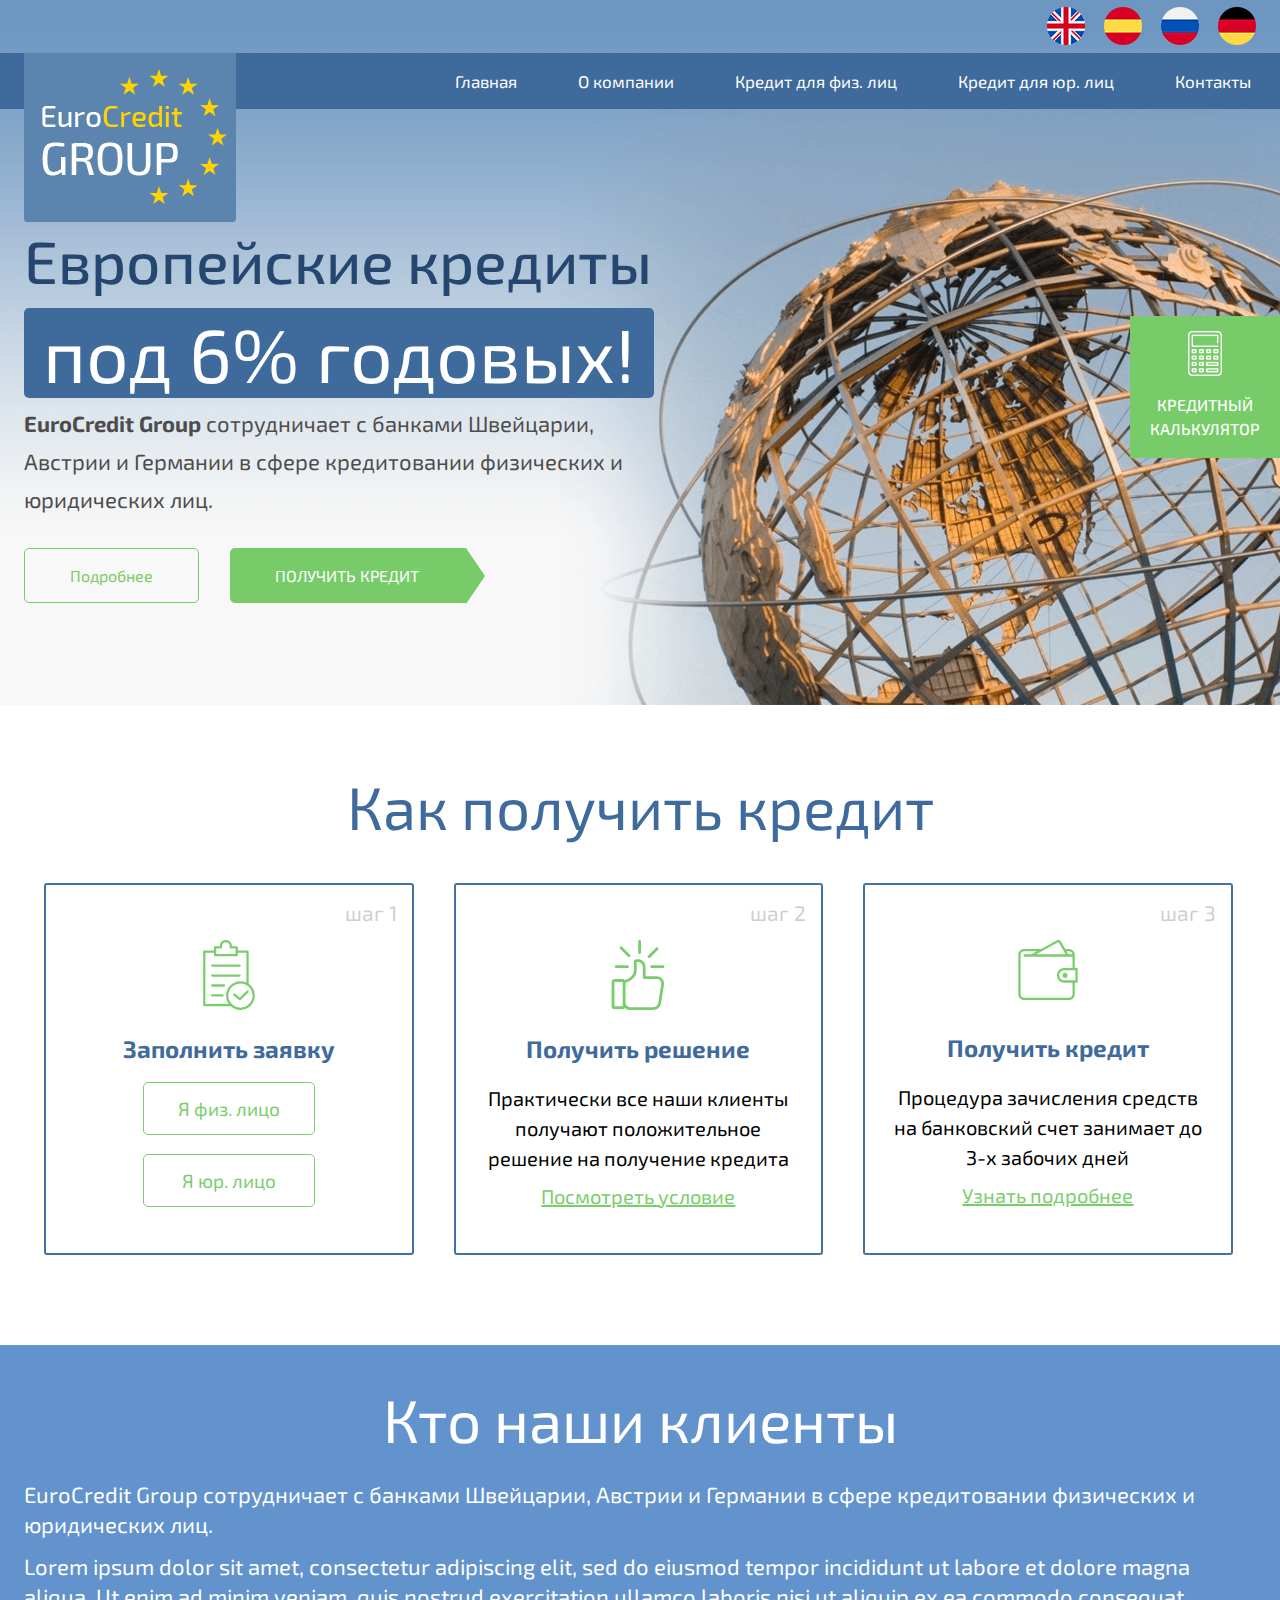
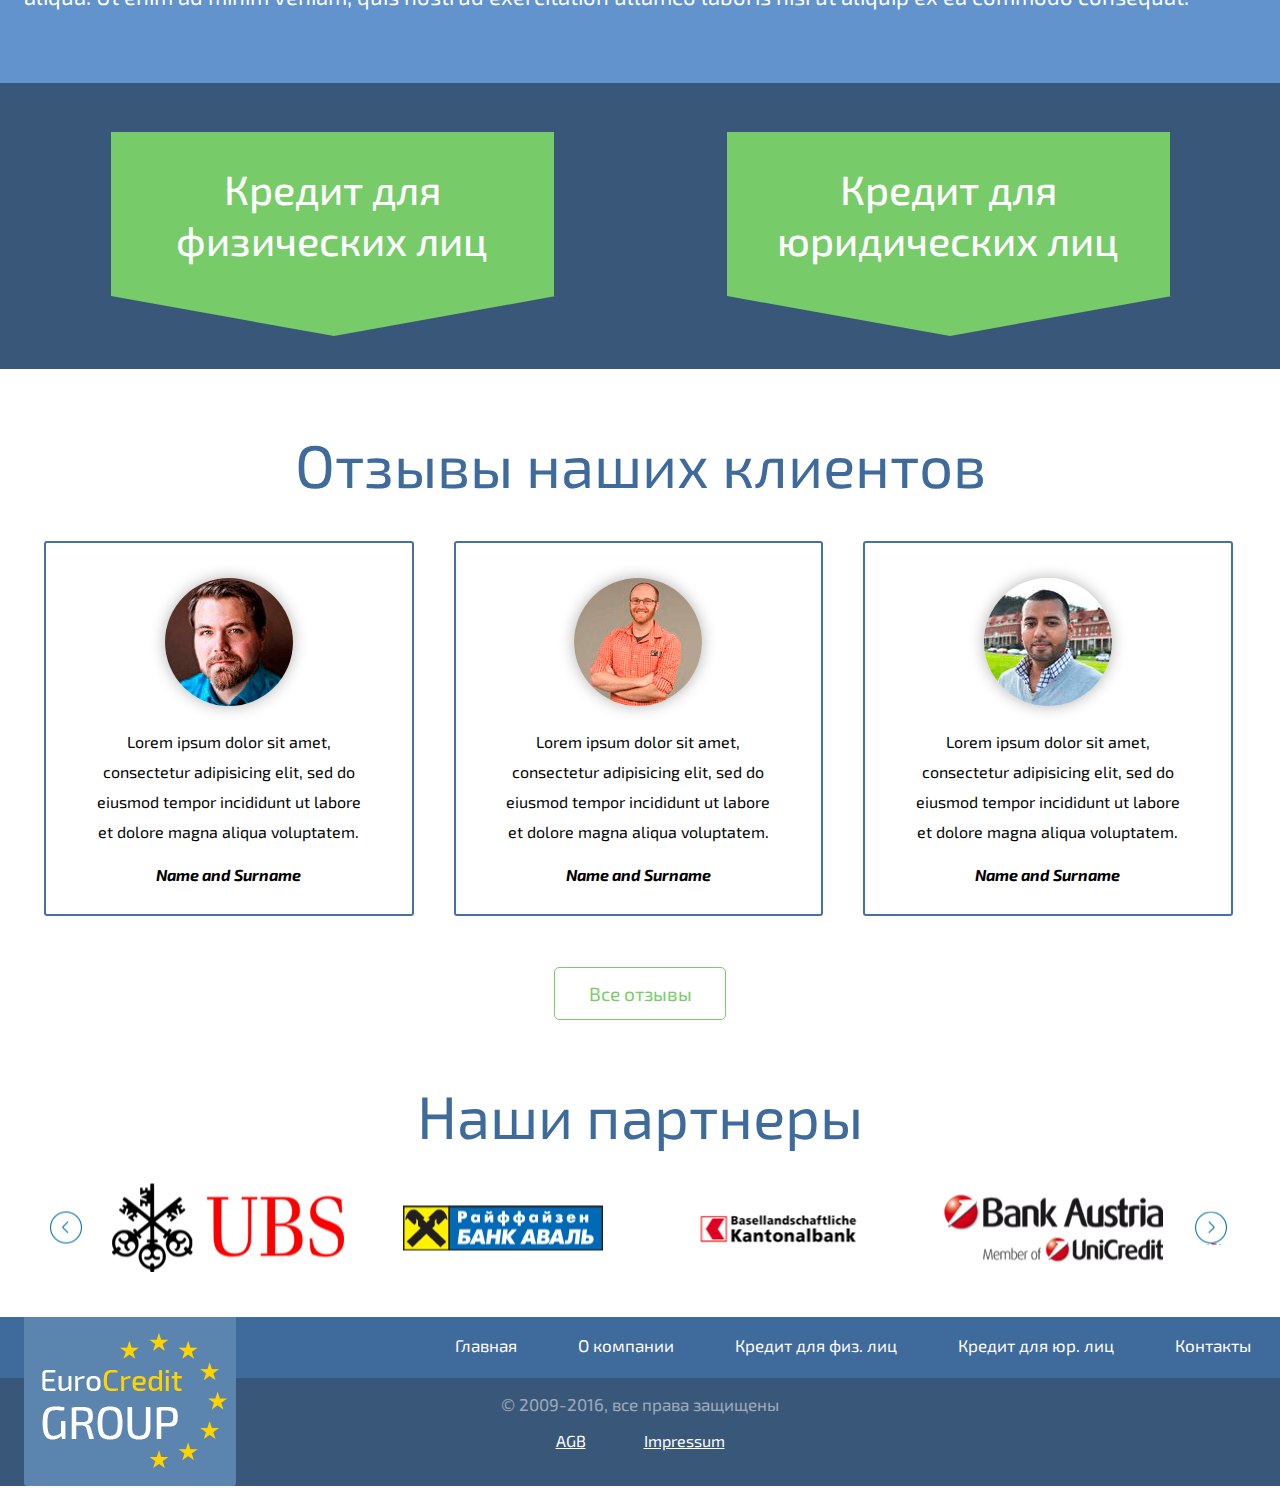
<file: index.html>
<!DOCTYPE html>
<html lang="ru">
  <head>
   <title>Credit</title>
   <meta charset="utf-8">
   <meta name="viewport" content="width=device-width">
   <link href="https://fonts.googleapis.com/css?family=Exo+2:300,400,500,600,700,900" rel="stylesheet">
   <link rel='stylesheet' href='css/slick.css' type='text/css' media='all' />
   <link rel="stylesheet" type="text/css" href="css/style.css">
 </head>
 
 <body>

<a href="javascript:void(0)" class="calculator">
  <p>Кредитный калькулятор</p>
</a>
 <div class="main">
  <div class="lang">
    <div class="lang-content">
      <ul>
        <li>
          <a href="javascript:void(0)"></a>
        </li>
        <li>
          <a href="javascript:void(0)"></a>
        </li>
        <li>
          <a href="javascript:void(0)"></a>
        </li>
        <li>
          <a href="javascript:void(0)"></a>
        </li>
      </ul>
    </div>
  </div>
  <div class="lang-help">
    <div class="lang-help-content">
      <a href="javascript:void(0)">Языковая версия для вашего региона "Русская"</a>
    </div>

  </div>
   <div class="menu">
    <div class="menu-content">
      <div class="logo">
        <a href="javascript:void(0)" class="logo">
        <img src="img/logo.png" alt="logo">
        </a>
      </div>
      <nav>
        <svg class="icon-close" version="1.1" xmlns="http://www.w3.org/2000/svg" xmlns:xlink="http://www.w3.org/1999/xlink" x="0px" y="0px"
        viewBox="0 0 47.971 47.971" style="enable-background:new 0 0 47.971 47.971;" xml:space="preserve" width="20px" height="20px" fill="#fff">
          <g>
            <path d="M28.228,23.986L47.092,5.122c1.172-1.171,1.172-3.071,0-4.242c-1.172-1.172-3.07-1.172-4.242,0L23.986,19.744L5.121,0.88
            c-1.172-1.172-3.07-1.172-4.242,0c-1.172,1.171-1.172,3.071,0,4.242l18.865,18.864L0.879,42.85c-1.172,1.171-1.172,3.071,0,4.242
            C1.465,47.677,2.233,47.97,3,47.97s1.535-0.293,2.121-0.879l18.865-18.864L42.85,47.091c0.586,0.586,1.354,0.879,2.121,0.879
            s1.535-0.293,2.121-0.879c1.172-1.171,1.172-3.071,0-4.242L28.228,23.986z"/>
          </g>
        </svg>
        <ul>
          <li><a href="javascript:void(0)">Главная</a></li>
          <li><a href="javascript:void(0)">О компании</a></li>
          <li><a href="javascript:void(0)">Кредит для физ. лиц</a></li>
          <li><a href="javascript:void(0)">Кредит для юр. лиц</a></li>
          <li><a href="javascript:void(0)">Контакты</a></li>
        </ul>
      </nav>
      <svg class="icon-mobi-menu" xmlns="http://www.w3.org/2000/svg" xmlns:xlink="http://www.w3.org/1999/xlink" version="1.1" viewBox="0 0 129 129" enable-background="new 0 0 129 129" width="50px" height="50px">
        <g>
          <g>
            <path d="m91.4,33.5h-53.8c-2.3,0-4.1,1.8-4.1,4.1 0,2.3 1.8,4.1 4.1,4.1h53.9c2.3,0 4.1-1.8 4.1-4.1-0.1-2.3-1.9-4.1-4.2-4.1z" fill="#FFFFFF"/>
            <path d="m91.4,87.4h-53.8c-2.3,0-4.1,1.8-4.1,4.1 0,2.3 1.8,4.1 4.1,4.1h53.9c2.3,0 4.1-1.8 4.1-4.1-0.1-2.3-1.9-4.1-4.2-4.1z" fill="#FFFFFF"/>
            <path d="m91.4,60.4h-53.8c-2.3,0-4.1,1.8-4.1,4.1 0,2.3 1.8,4.1 4.1,4.1h53.9c2.3,0 4.1-1.8 4.1-4.1-0.1-2.3-1.9-4.1-4.2-4.1z" fill="#FFFFFF"/>
          </g>
        </g>
      </svg>
    </div>
   </div>
  <div class="content">
    <p class="idia">Европейские кредиты</p>
    <p class="idia-color">под 6% годовых!</p>
    <p class="idia-discr"><span>EuroCredit Group</span> сотрудничает с банками Швейцарии, Австрии и Германии в сфере кредитовании физических и юридических лиц.</p>
    <a class="button-more" href="javascript:void(0)">Подробнее</a>
    <a class="button-get" href="javascript:void(0)">Получить Кредит</a>
  </div>   
 </div>
 <div class="get-credit">
    <div class="content">
      <h2>Как получить кредит</h2>
      <div class="get-credit-box">
        <div class="step">
          <p class="step-num">шаг 1</p>
          <svg version="1.1" xmlns="http://www.w3.org/2000/svg" xmlns:xlink="http://www.w3.org/1999/xlink" x="0px" y="0px"
          width="90px" height="70px" viewBox="0 0 190.742 190.742" style="enable-background:new 0 0 190.742 190.742;"
          xml:space="preserve" fill="#7acd6c">
            <g>
              <path d="M46.661,69.946c0-1.72,1.397-3.118,3.118-3.118h74.303c1.723,0,3.117,1.397,3.117,3.118c0,1.723-1.395,3.118-3.117,3.118
              H49.779C48.059,73.063,46.661,71.675,46.661,69.946z M49.779,100.087h74.303c1.723,0,3.117-1.4,3.117-3.117
              c0-1.711-1.395-3.118-3.117-3.118H49.779c-1.72,0-3.118,1.395-3.118,3.118S48.059,100.087,49.779,100.087z M81.908,120.863H49.785
              c-1.72,0-3.118,1.406-3.118,3.117c0,1.73,1.397,3.118,3.118,3.118h32.123c1.724,0,3.118-1.388,3.118-3.118
              C85.026,122.258,83.632,120.863,81.908,120.863z M77.75,147.887H49.785c-1.72,0-3.118,1.395-3.118,3.118
              c0,1.717,1.397,3.117,3.118,3.117H77.75c1.723,0,3.118-1.4,3.118-3.117C80.867,149.281,79.473,147.887,77.75,147.887z
              M165.816,151.516c0,21.635-17.585,39.227-39.226,39.227c-10.114,0-19.309-3.872-26.275-10.181c-0.006,0-0.018,0.013-0.03,0.013
              H28.043c-1.723,0-3.118-1.407-3.118-3.118V31.624c0-1.721,1.395-3.118,3.118-3.118h26.33v-8.567c0-1.72,1.397-3.117,3.118-3.117
              h12.778c0-0.049,0-0.106,0-0.155C70.269,7.474,77.75,0,86.941,0c9.192,0,16.669,7.474,16.669,16.666c0,0.049,0,0.106,0,0.155
              h12.774c1.718,0,3.118,1.397,3.118,3.117v8.567h26.323c1.724,0,3.117,1.397,3.117,3.118v87.692
              C159.131,126.41,165.816,138.193,165.816,151.516z M60.608,38.328h52.653V23.062h-13.22c-0.953,0-1.869-0.441-2.463-1.203
              s-0.798-1.75-0.561-2.679c0.243-0.956,0.354-1.748,0.354-2.509c0-5.754-4.683-10.431-10.437-10.431s-10.437,4.677-10.437,10.431
              c0,0.761,0.113,1.583,0.347,2.521c0.231,0.928,0.021,1.918-0.566,2.673c-0.584,0.755-1.495,1.196-2.457,1.196H60.608V38.328z
              M31.161,174.326h63.58c-4.625-6.43-7.383-14.297-7.383-22.811c0-21.628,17.598-39.238,39.226-39.238
              c5.742,0,11.187,1.279,16.112,3.502V34.735H119.49v6.698c0,1.72-1.4,3.117-3.117,3.117H57.485c-1.72,0-3.118-1.397-3.118-3.117
              v-6.698H31.155L31.161,174.326L31.161,174.326z M159.582,151.516c0-18.193-14.803-33.003-32.991-33.003S93.6,133.322,93.6,151.516
              c0,18.195,14.803,32.992,32.991,32.992S159.582,169.711,159.582,151.516z M143.786,138.521l-19.096,18.311l-12.921-10.327
              c-1.346-1.071-3.301-0.853-4.384,0.487c-1.072,1.352-0.853,3.3,0.486,4.384l15.053,12.044c0.572,0.451,1.261,0.67,1.948,0.67
              c0.779,0,1.56-0.292,2.156-0.87l21.062-20.198c1.235-1.181,1.284-3.172,0.091-4.408
              C146.989,137.359,145.022,137.334,143.786,138.521z"/>
            </g>
          </svg>
          <p class="step-header">Заполнить заявку</p>

            <a class="step-button" href="javascript:void(0)">Я физ. лицо</a>
            <a class="step-button" href="javascript:void(0)">Я юр. лицо</a>

        </div>
        <div class="step">
          <p class="step-num">шаг 2</p>
          <svg version="1.1" id="Layer_1" xmlns="http://www.w3.org/2000/svg" xmlns:xlink="http://www.w3.org/1999/xlink" x="0px" y="0px"
          viewBox="0 0 490.2 490.2" style="enable-background:new 0 0 490.2 490.2;" xml:space="preserve" width="90px" height="70px" fill="#7acd6c">
            <g>
              <path style="fill:#7acd6c;" d="M266.2,88.6V9.9c0-5.5-4.4-9.9-9.9-9.9c-5.5,0-9.9,4.4-9.9,9.9v78.8c0,5.5,4.4,9.9,9.9,9.9
              C261.8,98.5,266.2,94.1,266.2,88.6z"/>
              <path style="fill:#7acd6c;" d="M181.8,120.7c2.5,0,5.1-1,7-2.9c3.9-3.9,3.9-10.1,0-14l-55.7-55.7c-3.9-3.9-10.1-3.9-14,0
              s-3.9,10.1,0,14l55.7,55.7C176.7,119.7,179.3,120.7,181.8,120.7z"/>
              <path style="fill:#7acd6c;" d="M420,177h-78.8c-5.5,0-9.9,4.4-9.9,9.9s4.4,9.9,9.9,9.9H420c5.5,0,9.9-4.4,9.9-9.9
              S425.5,177,420,177z"/>
              <path style="fill:#7acd6c;" d="M82.6,186.9c0,5.5,4.4,9.9,9.9,9.9h78.8c5.5,0,9.9-4.4,9.9-9.9s-4.4-9.9-9.9-9.9H92.5
              C87.1,177,82.6,181.5,82.6,186.9z"/>
              <path style="fill:#7acd6c;" d="M329.4,123.5l55.7-55.7c3.9-3.9,3.9-10.1,0-14s-10.1-3.9-14,0l-55.7,55.7c-3.9,3.9-3.9,10.1,0,14
              c1.9,1.9,4.5,2.9,7,2.9S327.5,125.4,329.4,123.5z"/>
              <path style="fill:#7acd6c;" d="M60.3,293.5V465c0,10.8,8.8,19.5,19.5,19.5h58.3c6.7,0,12.5-3.3,16.1-8.4
              c9.3,8.7,21.7,14.1,35.4,14.1h156.2c35,0,57.3-18.4,61.3-50.4l21-133.6c0.1-0.5,0.1-1,0.1-1.5c0-28.5-23.2-51.7-51.7-51.7h-78.1
              v-56.1c0-24.3-7.1-41.8-21.2-52.2c-22.3-16.3-52.8-7-54.1-6.6c-4.1,1.3-6.9,5.1-6.9,9.4v63.8c0,49.7-57.8,66.7-60.2,67.4
              c-1.2,0.3-2.4,0.9-3.3,1.7c-3.6-4-8.8-6.5-14.5-6.5H79.8C69,273.9,60.3,282.7,60.3,293.5z M157.7,298.1c1.2,0.1,2.4,0,3.6-0.3
              c3.1-0.9,74.7-21.6,74.7-86.4v-55.9c7.7-1.2,20.4-1.6,29.5,5.2c8.7,6.4,13.1,18.6,13.1,36.1v66c0,5.5,4.4,9.9,9.9,9.9h88
              c17.4,0,31.5,13.9,31.9,31.2l-20.9,132.9c0,0.1,0,0.2,0,0.3c-2.7,22-16.7,33.1-41.7,33.1H189.6c-17.6,0-31.9-14.3-31.9-31.9
              L157.7,298.1L157.7,298.1z M80.1,293.7h57.8v171H80.1V293.7z"/>
            </g>
          </svg>
          <p class="step-header">Получить решение</p>
          <div class="discr">
            <p class="step-discr">Практически все наши клиенты получают положительное решение на получение кредита</p>
          </div>
          <a class="step-more" href="javascript:void(0)">Посмотреть условие</a>
        </div>
        <div class="step">
          <p class="step-num">шаг 3</p>
          <svg xmlns="http://www.w3.org/2000/svg" xmlns:xlink="http://www.w3.org/1999/xlink" version="1.1" x="0px" y="0px" viewBox="0 0 334.877 334.877" style="enable-background:new 0 0 334.877 334.877;" xml:space="preserve" width="80px" height="60px">
            <g>
              <path d="M333.196,155.999h-16.067V82.09c0-17.719-14.415-32.134-32.134-32.134h-21.761L240.965,9.917   C237.571,3.798,231.112,0,224.107,0c-3.265,0-6.504,0.842-9.364,2.429l-85.464,47.526H33.815   c-17.719,0-32.134,14.415-32.134,32.134v220.653c0,17.719,14.415,32.134,32.134,32.134h251.18   c17.719,0,32.134-14.415,32.134-32.134v-64.802h16.067V155.999z M284.995,62.809c9.897,0,17.982,7.519,19.068,17.14h-24.152   l-9.525-17.14H284.995z M220.996,13.663c3.014-1.69,7.07-0.508,8.734,2.494l35.476,63.786H101.798L220.996,13.663z    M304.275,302.742c0,10.63-8.651,19.281-19.281,19.281H33.815c-10.63,0-19.281-8.651-19.281-19.281V82.09   c0-10.63,8.651-19.281,19.281-19.281h72.353L75.345,79.95H37.832c-3.554,0-6.427,2.879-6.427,6.427s2.873,6.427,6.427,6.427h14.396   h234.83h17.217v63.201h-46.999c-21.826,0-39.589,17.764-39.589,39.589v2.764c0,21.826,17.764,39.589,39.589,39.589h46.999V302.742z    M320.342,225.087h-3.213h-59.853c-14.743,0-26.736-11.992-26.736-26.736v-2.764c0-14.743,11.992-26.736,26.736-26.736h59.853   h3.213V225.087z M276.961,197.497c0,7.841-6.35,14.19-14.19,14.19c-7.841,0-14.19-6.35-14.19-14.19s6.35-14.19,14.19-14.19   C270.612,183.306,276.961,189.662,276.961,197.497z" fill="#7acd6c"/>
            </g>
          </svg>
          <p class="step-header">Получить кредит</p>
          <div class="discr">
            <p class="step-discr">Процедура зачисления средств на банковский счет занимает до 3-х забочих дней</p>
          </div>
          <a class="step-more" href="javascript:void(0)">Узнать подробнее</a>
        </div>
      </div>
    </div>
 </div>
 <div class="clients">
    <div class="content">
      <div class="main-box">
        <h2>Кто наши клиенты</h2>
        <p>EuroCredit Group сотрудничает с банками Швейцарии, Австрии и Германии в сфере кредитовании физических и юридических лиц.</p>
        <p>Lorem ipsum dolor sit amet, consectetur adipiscing elit, sed do eiusmod tempor incididunt ut labore et dolore magna aliqua. Ut enim ad minim veniam, quis nostrud exercitation ullamco laboris nisi ut aliquip ex ea commodo consequat.</p>
      </div>
    </div>
    
     
    <div class="main-box-second">
      <div class="content">
        <div class="secondary-box">
            <a class="button" href="javascript:void(0)">Кредит для физических лиц</a>
        </div>
        <div class="secondary-box">
          <a class="button" href="javascript:void(0)">Кредит для юридических лиц</a>
        </div>
      </div>
    </div>
    
  </div>

 <div class="reviews">
  <div class="content">
      <h2>Отзывы наших клиентов</h2>
      <div class="reviews-main-box">
        <div class="reviews-box">
          <div class="reviews-photo">
            <img src="img/client1.png" alt="client">
          </div>
          <p class="reviews-text">Lorem ipsum dolor sit amet, consectetur adipisicing elit, sed do eiusmod tempor incididunt ut labore et dolore magna aliqua voluptatem.</p>
          <p class="reviews-name">Name and Surname</p>
        </div>
        <div class="reviews-box">
          <div class="reviews-photo">
            <img src="img/client2.png" alt="client">
          </div>
          <p class="reviews-text">Lorem ipsum dolor sit amet, consectetur adipisicing elit, sed do eiusmod tempor incididunt ut labore et dolore magna aliqua voluptatem.</p>
          <p class="reviews-name">Name and Surname</p>
        </div>
        <div class="reviews-box">
          <div class="reviews-photo">
            <img src="img/client3.png" alt="client">
          </div>
          <p class="reviews-text">Lorem ipsum dolor sit amet, consectetur adipisicing elit, sed do eiusmod tempor incididunt ut labore et dolore magna aliqua voluptatem.</p>
          <p class="reviews-name">Name and Surname</p>
        </div>
      </div>
      <a class="step-button" href="javascript:void(0)">Все отзывы</a>
    </div>
  </div>
  <div class="partners">
    <div class="content">
      <h2>Наши партнеры</h2>
      <div class="our-clients">
        <div class="slider">
          <div class="slider-items">
            <a href="javascript:void(0)"><img class="ubs" src="img/ubs.png" alt="ubs"></a>
          </div>
          <div class="slider-items">
            <a href="javascript:void(0)"><img class="raifazen" src="img/raifazen.png" alt="raifazen"></a>
          </div>
          <div class="slider-items">
            <a href="javascript:void(0)"><img class="kantonal" src="img/kantonal.png" alt="kantonal"></a>
          </div>
          <div class="slider-items">
            <a href="javascript:void(0)"><img class="unicredit" src="img/unicredit.png" alt="unicredit"></a>
          </div>
          <div class="slider-items">
            <a href="javascript:void(0)"><img class="ubs" src="img/ubs.png" alt="ubs"></a>
          </div>
          <div class="slider-items">
            <a href="javascript:void(0)"><img class="raifazen" src="img/raifazen.png" alt="raifazen"></a>
          </div>
          <div class="slider-items">
            <a href="javascript:void(0)"><img class="kantonal" src="img/kantonal.png" alt="kantonal"></a>
          </div>
          <div class="slider-items">
            <a href="javascript:void(0)"><img class="unicredit" src="img/unicredit.png" alt="unicredit"></a>
          </div>
        </div> 
      </div>
    </div>
  </div>

  <div class="footer-menu">
    <div class="menu-content">
      <div class="logo">
        <a href="javascript:void(0)" class="logo">
        <img src="img/logo.png" alt="logo">
        </a>
      </div>
      <nav>
        <ul>
          <li><a href="javascript:void(0)">Главная</a></li>
          <li><a href="javascript:void(0)">О компании</a></li>
          <li><a href="javascript:void(0)">Кредит для физ. лиц</a></li>
          <li><a href="javascript:void(0)">Кредит для юр. лиц</a></li>
          <li><a href="javascript:void(0)">Контакты</a></li>
        </ul>
      </nav>
    </div>
   </div>

   <div class="footer">
    <div class="content">
      <p class="copyrights">© 2009-2016, все права защищены</p>
      <ul class="footer-link">
        <li><a href="javascript:void(0)">AGB</a></li>
        <li><a href="javascript:void(0)">Impressum</a></li>
      </ul>
    </div>
  </div>

   <script type="text/javascript" src="js/jquery-2.2.1.js"></script>
   <script type='text/javascript' src='js/slick.min.js'></script>
   <script type="text/javascript" src="js/script.js"></script>
 </body> 

 </html>
</file>
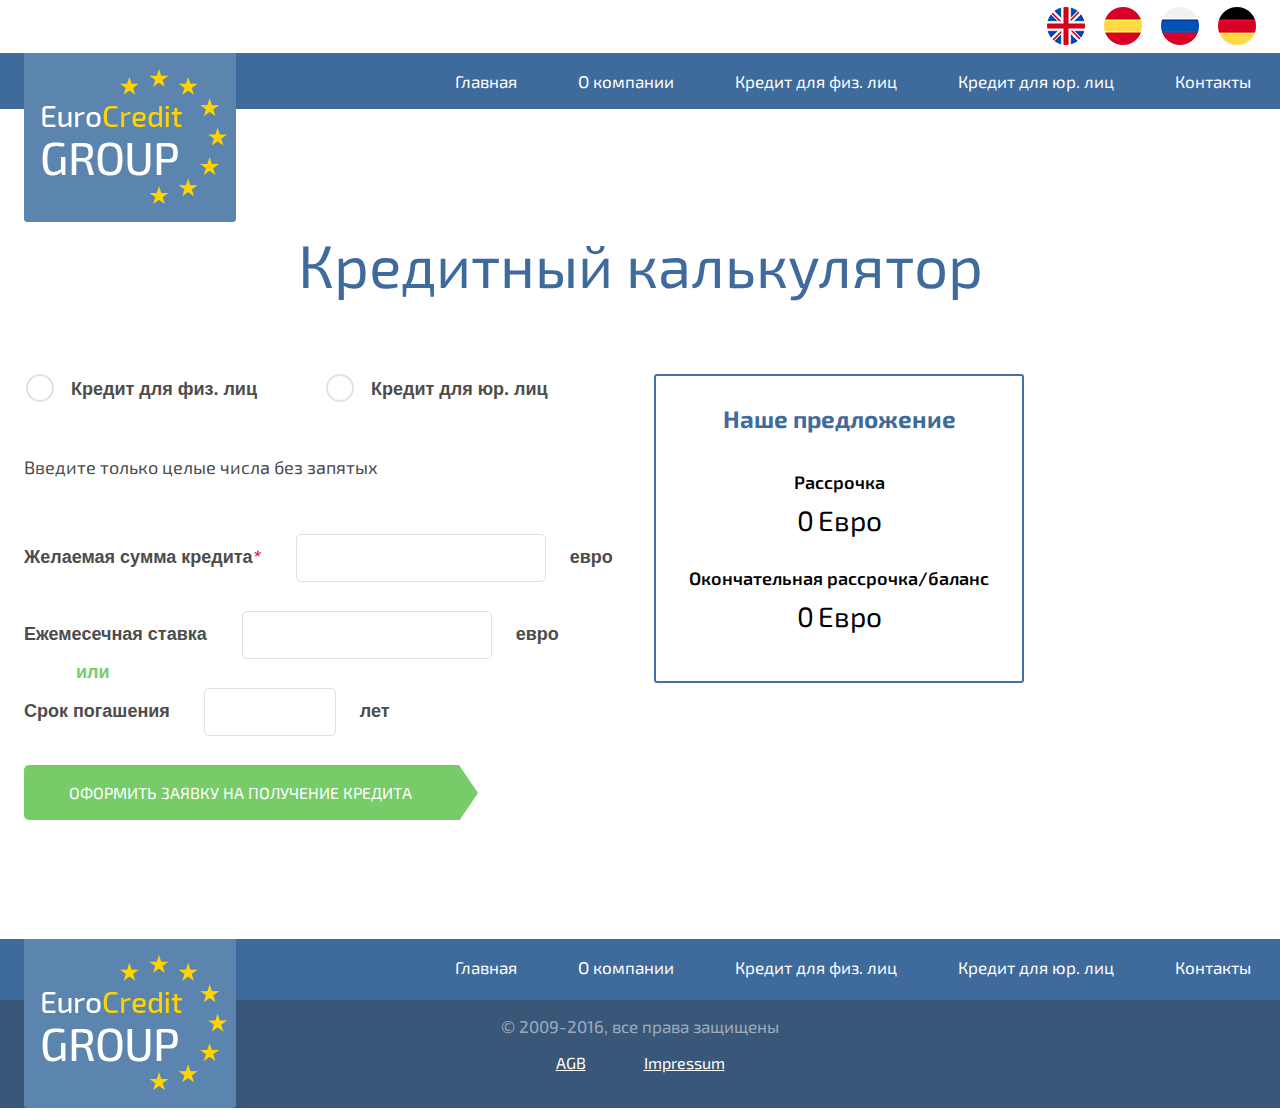
<file: calculator.html>
<!DOCTYPE html>
<html lang="ru">
  <head>
   <title>Credit</title>
   <meta charset="utf-8">
   <meta name="viewport" content="width=device-width">
   <link href="https://fonts.googleapis.com/css?family=Exo+2:300,400,500,600,700,900" rel="stylesheet">
   <link rel="stylesheet" type="text/css" href="css/style.css">
   <link rel="stylesheet" type="text/css" href="css/calculator.css">
 </head>
 
 <body>

  <div class="main">
    <div class="lang">
      <div class="lang-content">
        <ul>
          <li>
            <a href="javascript:void(0)"></a>
          </li>
          <li>
            <a href="javascript:void(0)"></a>
          </li>
          <li>
            <a href="javascript:void(0)"></a>
          </li>
          <li>
            <a href="javascript:void(0)"></a>
          </li>
        </ul>
      </div>
    </div>
    <div class="lang-help">
      <div class="lang-help-content">
        <a href="javascript:void(0)">Языковая версия для вашего региона "Русская"</a>
      </div>
    </div>
    <div class="menu">
      <div class="menu-content">
        <div class="logo">
          <a href="javascript:void(0)" class="logo">
            <img src="img/logo.png" alt="logo">
          </a>
        </div>
        <nav>
          <svg class="icon-close" version="1.1" xmlns="http://www.w3.org/2000/svg" xmlns:xlink="http://www.w3.org/1999/xlink" x="0px" y="0px"
          viewBox="0 0 47.971 47.971" style="enable-background:new 0 0 47.971 47.971;" xml:space="preserve" width="20px" height="20px" fill="#fff">
            <g>
              <path d="M28.228,23.986L47.092,5.122c1.172-1.171,1.172-3.071,0-4.242c-1.172-1.172-3.07-1.172-4.242,0L23.986,19.744L5.121,0.88
              c-1.172-1.172-3.07-1.172-4.242,0c-1.172,1.171-1.172,3.071,0,4.242l18.865,18.864L0.879,42.85c-1.172,1.171-1.172,3.071,0,4.242
              C1.465,47.677,2.233,47.97,3,47.97s1.535-0.293,2.121-0.879l18.865-18.864L42.85,47.091c0.586,0.586,1.354,0.879,2.121,0.879
              s1.535-0.293,2.121-0.879c1.172-1.171,1.172-3.071,0-4.242L28.228,23.986z"/>
            </g>
          </svg>
          <ul>
            <li><a href="javascript:void(0)">Главная</a></li>
            <li><a href="javascript:void(0)">О компании</a></li>
            <li><a href="javascript:void(0)">Кредит для физ. лиц</a></li>
            <li><a href="javascript:void(0)">Кредит для юр. лиц</a></li>
            <li><a href="javascript:void(0)">Контакты</a></li>
          </ul>
        </nav>
        <svg class="icon-mobi-menu" xmlns="http://www.w3.org/2000/svg" xmlns:xlink="http://www.w3.org/1999/xlink" version="1.1" viewBox="0 0 129 129" enable-background="new 0 0 129 129" width="50px" height="50px">
          <g>
            <g>
              <path d="m91.4,33.5h-53.8c-2.3,0-4.1,1.8-4.1,4.1 0,2.3 1.8,4.1 4.1,4.1h53.9c2.3,0 4.1-1.8 4.1-4.1-0.1-2.3-1.9-4.1-4.2-4.1z" fill="#FFFFFF"/>
              <path d="m91.4,87.4h-53.8c-2.3,0-4.1,1.8-4.1,4.1 0,2.3 1.8,4.1 4.1,4.1h53.9c2.3,0 4.1-1.8 4.1-4.1-0.1-2.3-1.9-4.1-4.2-4.1z" fill="#FFFFFF"/>
              <path d="m91.4,60.4h-53.8c-2.3,0-4.1,1.8-4.1,4.1 0,2.3 1.8,4.1 4.1,4.1h53.9c2.3,0 4.1-1.8 4.1-4.1-0.1-2.3-1.9-4.1-4.2-4.1z" fill="#FFFFFF"/>
            </g>
          </g>
        </svg>
      </div>
    </div>
    <div class="content">
      <h2>Кредитный калькулятор</h2>
        <div class="form">
          <div class="form-box">
            <div class="left-colom">
              <div class="radio-link">
                <input type="radio" id="radio01" name="radio" />
                <label for="radio01"><span></span>Кредит для физ. лиц</label>
              </div>
              <div class="radio-link">
                <input type="radio" id="radio02" name="radio" />
                <label for="radio02"><span></span>Кредит для юр. лиц</label>
              </div>
              <p class="discr-form">Введите только целые числа без запятых</p>
              <div class="form-input">
                <label class="label-sum">Желаемая сумма кредита<em>*</em></label>
                <input class="sum jast-numb" type="number" min="1" id="credit-amount" tabindex="1">
                <span>евро</span>
              </div>
              <div class="form-input">
                <label class="label-sum">Ежемесечная ставка</label>
                <input class="sum jast-numb" type="number" min="1" id="monthly-rate" tabindex="2">
                <span>евро</span>
              </div>
              <div class="form-input form-input-or">
                <span id="or">или</span>
                <label class="label-years">Срок погашения</label>
                <input class="years jast-numb" type="number" min="1" id="time" tabindex="3">
                <span>лет</span>
              </div>
            </div>
            <div class="right-colom">
              <div class="offer">
                <p class="step-header">Наше предложение</p>
                <p class="offer-name installment">Рассрочка</p>
                <span class="sum-installment sum-installment-sum">0</span>
                <span class="sum-installment">Евро</span>
                <p class="offer-name installment">Окончательная рассрочка/баланс</p>
                <span class="sum-balance sum-balance-sum">0</span>
                <span class="sum-balance">Евро</span>
              </div>
            </div>
          </div>
          <a class="button-get" href="javascript:void(0)">Оформить заявку на получение кредита</a>
        </div>
   </div>   
  </div>
 

  <div class="footer-menu">
    <div class="menu-content">
      <div class="logo">
        <a href="javascript:void(0)" class="logo">
        <img src="img/logo.png" alt="logo">
        </a>
      </div>
      <nav>
        <ul>
          <li><a href="javascript:void(0)">Главная</a></li>
          <li><a href="javascript:void(0)">О компании</a></li>
          <li><a href="javascript:void(0)">Кредит для физ. лиц</a></li>
          <li><a href="javascript:void(0)">Кредит для юр. лиц</a></li>
          <li><a href="javascript:void(0)">Контакты</a></li>
        </ul>
      </nav>
    </div>
  </div>

  <div class="footer">
    <div class="content">
      <p class="copyrights">© 2009-2016, все права защищены</p>
      <ul class="footer-link">
        <li><a href="javascript:void(0)">AGB</a></li>
        <li><a href="javascript:void(0)">Impressum</a></li>
      </ul>
    </div>
  </div>

   <script type="text/javascript" src="js/jquery-2.2.1.js"></script>
   <script type="text/javascript" src="js/script.js"></script>
 </body> 

 </html>
</file>
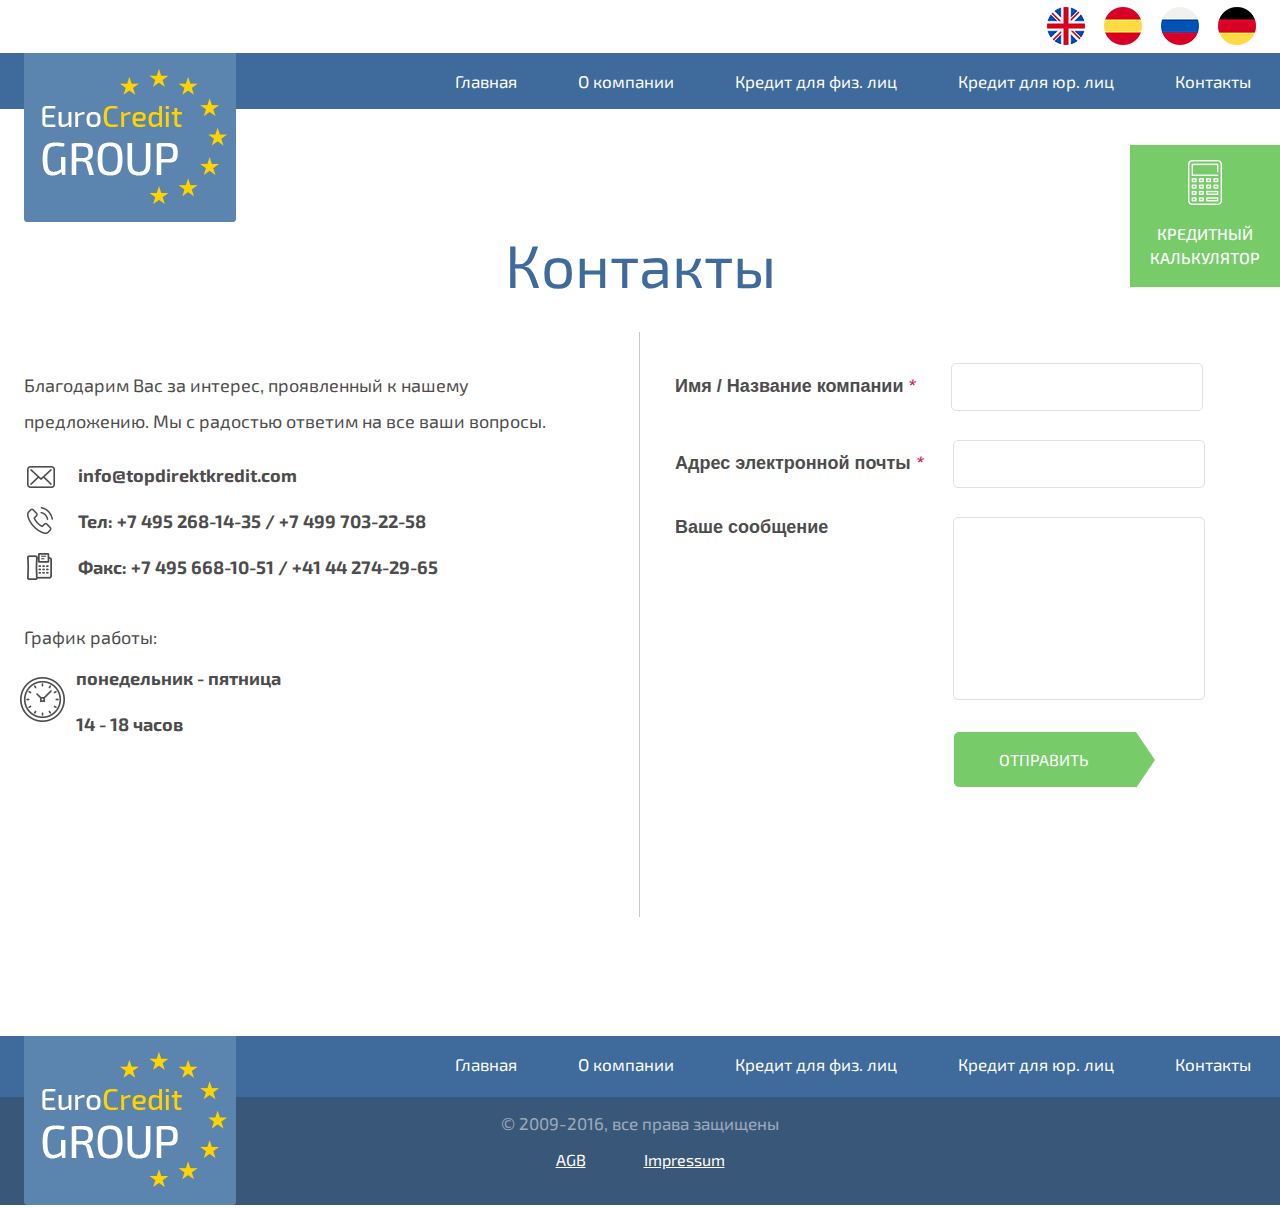
<file: contacts.html>
<!DOCTYPE html>
<html lang="ru">
  <head>
   <title>Credit</title>
   <meta charset="utf-8">
   <meta name="viewport" content="width=device-width">
   <link href="https://fonts.googleapis.com/css?family=Exo+2:300,400,500,600,700,900" rel="stylesheet">
   <link rel="stylesheet" type="text/css" href="css/style.css">
   <link rel="stylesheet" type="text/css" href="css/calculator.css">
   <link rel="stylesheet" type="text/css" href="css/get-credit.css">
   <link rel="stylesheet" type="text/css" href="css/contacts.css">

 </head>
 
 <body>

  <a href="javascript:void(0)" class="calculator">
    <p>Кредитный калькулятор</p>
  </a>
  <div class="main">
    <div class="lang">
      <div class="lang-content">
        <ul>
          <li>
            <a href="javascript:void(0)"></a>
          </li>
          <li>
            <a href="javascript:void(0)"></a>
          </li>
          <li>
            <a href="javascript:void(0)"></a>
          </li>
          <li>
            <a href="javascript:void(0)"></a>
          </li>
        </ul>
      </div>
    </div>
    <div class="lang-help">
      <div class="lang-help-content">
        <a href="javascript:void(0)">Языковая версия для вашего региона "Русская"</a>
      </div>

    </div>
     <div class="menu">
      <div class="menu-content">
        <div class="logo">
          <a href="javascript:void(0)" class="logo">
          <img src="img/logo.png" alt="logo">
          </a>
        </div>
        <nav>
          <svg class="icon-close" version="1.1" xmlns="http://www.w3.org/2000/svg" xmlns:xlink="http://www.w3.org/1999/xlink" x="0px" y="0px"
          viewBox="0 0 47.971 47.971" style="enable-background:new 0 0 47.971 47.971;" xml:space="preserve" width="20px" height="20px" fill="#fff">
            <g>
              <path d="M28.228,23.986L47.092,5.122c1.172-1.171,1.172-3.071,0-4.242c-1.172-1.172-3.07-1.172-4.242,0L23.986,19.744L5.121,0.88
              c-1.172-1.172-3.07-1.172-4.242,0c-1.172,1.171-1.172,3.071,0,4.242l18.865,18.864L0.879,42.85c-1.172,1.171-1.172,3.071,0,4.242
              C1.465,47.677,2.233,47.97,3,47.97s1.535-0.293,2.121-0.879l18.865-18.864L42.85,47.091c0.586,0.586,1.354,0.879,2.121,0.879
              s1.535-0.293,2.121-0.879c1.172-1.171,1.172-3.071,0-4.242L28.228,23.986z"/>
            </g>
          </svg>
          <ul>
            <li><a href="javascript:void(0)">Главная</a></li>
            <li><a href="javascript:void(0)">О компании</a></li>
            <li><a href="javascript:void(0)">Кредит для физ. лиц</a></li>
            <li><a href="javascript:void(0)">Кредит для юр. лиц</a></li>
            <li><a href="javascript:void(0)">Контакты</a></li>
          </ul>
        </nav>
        <svg class="icon-mobi-menu" xmlns="http://www.w3.org/2000/svg" xmlns:xlink="http://www.w3.org/1999/xlink" version="1.1" viewBox="0 0 129 129" enable-background="new 0 0 129 129" width="50px" height="50px">
          <g>
            <g>
              <path d="m91.4,33.5h-53.8c-2.3,0-4.1,1.8-4.1,4.1 0,2.3 1.8,4.1 4.1,4.1h53.9c2.3,0 4.1-1.8 4.1-4.1-0.1-2.3-1.9-4.1-4.2-4.1z" fill="#FFFFFF"/>
              <path d="m91.4,87.4h-53.8c-2.3,0-4.1,1.8-4.1,4.1 0,2.3 1.8,4.1 4.1,4.1h53.9c2.3,0 4.1-1.8 4.1-4.1-0.1-2.3-1.9-4.1-4.2-4.1z" fill="#FFFFFF"/>
              <path d="m91.4,60.4h-53.8c-2.3,0-4.1,1.8-4.1,4.1 0,2.3 1.8,4.1 4.1,4.1h53.9c2.3,0 4.1-1.8 4.1-4.1-0.1-2.3-1.9-4.1-4.2-4.1z" fill="#FFFFFF"/>
            </g>
          </g>
        </svg>
      </div>
     </div>
    <div class="content">
      <h2>Контакты</h2>

      <div class="contacts-main">
        <div class="contacts-box">
          <p class="thanks">Благодарим Вас за интерес, проявленный к нашему предложению. Мы с радостью ответим на все ваши вопросы.</p>
          <ul>
            <li class="email"><a href="javascript:void(0)">info@topdirektkredit.com</a></li>
            <li class="phone">Тел: <a href="tel:+74952681435">+7 495 268-14-35</a> / <a href="tel:+74997032258">+7 499 703-22-58</a></li>
            <li class="fax">Факс: <a href="javascript:void(0)">+7 495 668-10-51</a> / <a href="javascript:void(0)">+41 44 274-29-65</a></li>
          </ul>
          <p class="schedule">График работы:</p>
          <p class="schedule-time">понедельник - пятница </p>
          <p class="schedule-time">14 - 18 часов</p>
        </div>

        <div class="contacts-box">
          <div class="form">
            <div class="form-input">
              <label class="label-sum">Имя / Название компании <em>*</em></label>
              <input class="sum" name="name" type="text" required tabindex="1">
            </div>
            <div class="form-input">
              <label class="label-sum label-email">Адрес электронной почты <em>*</em></label>
              <input class="sum" type="email" name="email" required tabindex="2">
            </div>
            <div class="form-input">
              <label class="label-sum label-text">Ваше сообщение</label>
              <textarea class="your_text" name="enquiry"></textarea>
            </div>
            <a class="button-get" href="javascript:void(0)">Отправить</a>
            <div class="success">
              <div class="success_svg">
              <p>Сообщение отправлено</p>
                <svg version="1.1" id="Layer_1" xmlns="http://www.w3.org/2000/svg" xmlns:xlink="http://www.w3.org/1999/xlink" x="0px" y="0px"
                viewBox="0 0 100 100" style="enable-background:new 0 0 100 100;" xml:space="preserve" preserveAspectRatio="xMidYMid meet">
                  <g>
                    <circle class="circle" cx="50" cy="49.9999657" r="47.5"/>
                    <circle class="circle-dash" cx="50" cy="49.9999657" r="47.5"/>
                    <polyline class="check" points="28.6469955,52.0561066 42.2152748,65.6243896 71.3530045,36.4866562   "/>
                    <polyline class="check-dash" points="28.6469955,52.0561066 42.2152748,65.6243896 71.3530045,36.4866562  "/>
                  </g>
                </svg>
              </div>
            </div>
          </div>
        </div>

      </div>
    </div>   
  </div>
 

  <div class="footer-menu">
    <div class="menu-content">
      <div class="logo">
        <a href="javascript:void(0)" class="logo">
        <img src="img/logo.png" alt="logo">
        </a>
      </div>
      <nav>
        <ul>
          <li><a href="javascript:void(0)">Главная</a></li>
          <li><a href="javascript:void(0)">О компании</a></li>
          <li><a href="javascript:void(0)">Кредит для физ. лиц</a></li>
          <li><a href="javascript:void(0)">Кредит для юр. лиц</a></li>
          <li><a href="javascript:void(0)">Контакты</a></li>
        </ul>
      </nav>
    </div>
   </div>

   <div class="footer">
    <div class="content">
      <p class="copyrights">© 2009-2016, все права защищены</p>
      <ul class="footer-link">
        <li><a href="javascript:void(0)">AGB</a></li>
        <li><a href="javascript:void(0)">Impressum</a></li>
      </ul>
    </div>
  </div>





   <script type="text/javascript" src="js/jquery-2.2.1.js"></script>
   <script type="text/javascript" src="js/script.js"></script>
 </body> 

 </html>
</file>
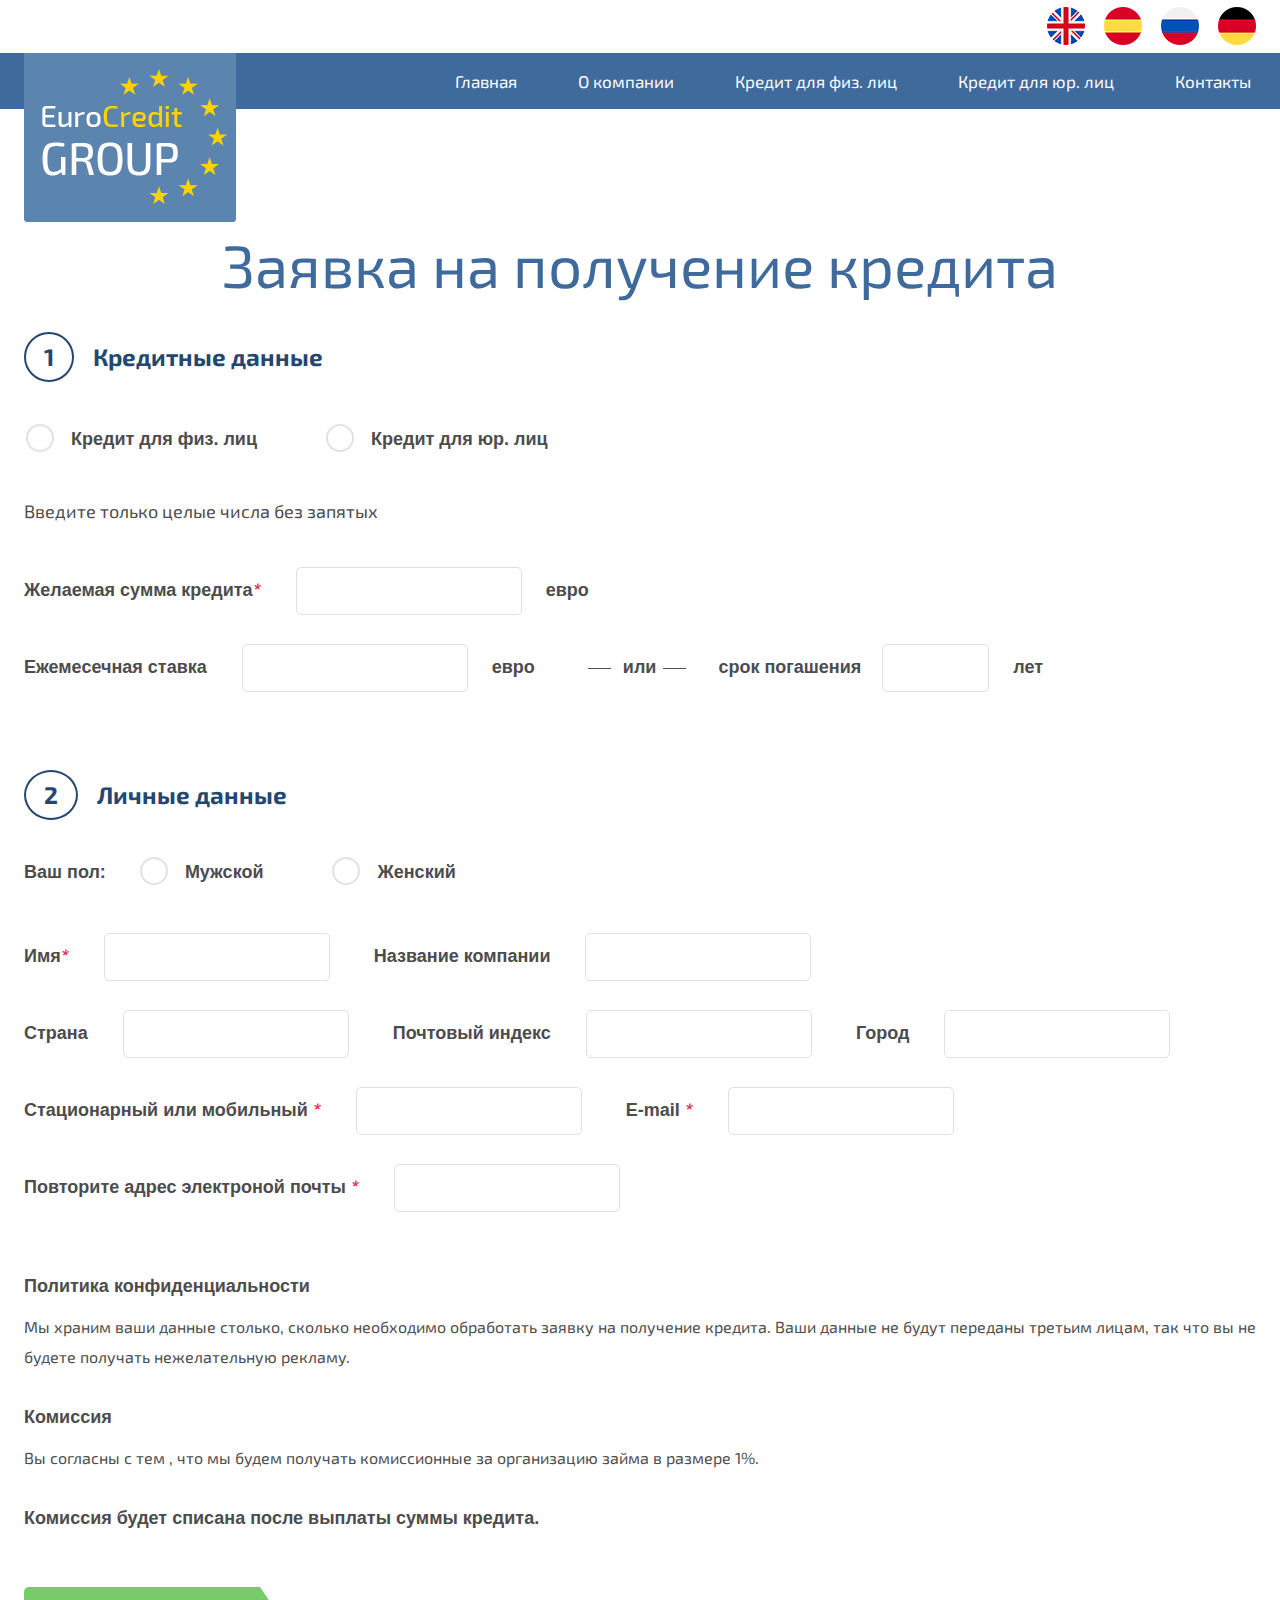
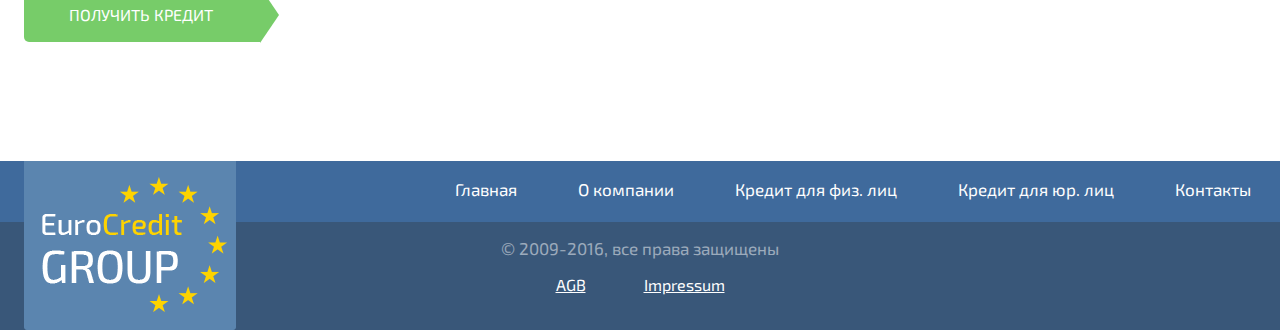
<file: get-credit.html>
<!DOCTYPE html>
<html lang="ru">
  <head>
   <title>Credit</title>
   <meta charset="utf-8">
   <meta name="viewport" content="width=device-width">
   <link href="https://fonts.googleapis.com/css?family=Exo+2:300,400,500,600,700,900" rel="stylesheet">
   <link rel="stylesheet" type="text/css" href="css/style.css">
   <link rel="stylesheet" type="text/css" href="css/calculator.css">
   <link rel="stylesheet" type="text/css" href="css/get-credit.css">
 </head>
 
 <body>

  <div class="main">
    <div class="lang">
      <div class="lang-content">
        <ul>
          <li>
            <a href="javascript:void(0)"></a>
          </li>
          <li>
            <a href="javascript:void(0)"></a>
          </li>
          <li>
            <a href="javascript:void(0)"></a>
          </li>
          <li>
            <a href="javascript:void(0)"></a>
          </li>
        </ul>
      </div>
    </div>
    <div class="lang-help">
      <div class="lang-help-content">
        <a href="javascript:void(0)">Языковая версия для вашего региона "Русская"</a>
      </div>
    </div>
    <div class="menu">
      <div class="menu-content">
        <div class="logo">
          <a href="javascript:void(0)" class="logo">
            <img src="img/logo.png" alt="logo">
          </a>
        </div>
        <nav>
          <svg class="icon-close" version="1.1" xmlns="http://www.w3.org/2000/svg" xmlns:xlink="http://www.w3.org/1999/xlink" x="0px" y="0px"
          viewBox="0 0 47.971 47.971" style="enable-background:new 0 0 47.971 47.971;" xml:space="preserve" width="20px" height="20px" fill="#fff">
            <g>
              <path d="M28.228,23.986L47.092,5.122c1.172-1.171,1.172-3.071,0-4.242c-1.172-1.172-3.07-1.172-4.242,0L23.986,19.744L5.121,0.88
              c-1.172-1.172-3.07-1.172-4.242,0c-1.172,1.171-1.172,3.071,0,4.242l18.865,18.864L0.879,42.85c-1.172,1.171-1.172,3.071,0,4.242
              C1.465,47.677,2.233,47.97,3,47.97s1.535-0.293,2.121-0.879l18.865-18.864L42.85,47.091c0.586,0.586,1.354,0.879,2.121,0.879
              s1.535-0.293,2.121-0.879c1.172-1.171,1.172-3.071,0-4.242L28.228,23.986z"/>
            </g>
          </svg>
          <ul>
            <li><a href="javascript:void(0)">Главная</a></li>
            <li><a href="javascript:void(0)">О компании</a></li>
            <li><a href="javascript:void(0)">Кредит для физ. лиц</a></li>
            <li><a href="javascript:void(0)">Кредит для юр. лиц</a></li>
            <li><a href="javascript:void(0)">Контакты</a></li>
          </ul>
        </nav>
        <svg class="icon-mobi-menu" xmlns="http://www.w3.org/2000/svg" xmlns:xlink="http://www.w3.org/1999/xlink" version="1.1" viewBox="0 0 129 129" enable-background="new 0 0 129 129" width="50px" height="50px">
          <g>
            <g>
              <path d="m91.4,33.5h-53.8c-2.3,0-4.1,1.8-4.1,4.1 0,2.3 1.8,4.1 4.1,4.1h53.9c2.3,0 4.1-1.8 4.1-4.1-0.1-2.3-1.9-4.1-4.2-4.1z" fill="#FFFFFF"/>
              <path d="m91.4,87.4h-53.8c-2.3,0-4.1,1.8-4.1,4.1 0,2.3 1.8,4.1 4.1,4.1h53.9c2.3,0 4.1-1.8 4.1-4.1-0.1-2.3-1.9-4.1-4.2-4.1z" fill="#FFFFFF"/>
              <path d="m91.4,60.4h-53.8c-2.3,0-4.1,1.8-4.1,4.1 0,2.3 1.8,4.1 4.1,4.1h53.9c2.3,0 4.1-1.8 4.1-4.1-0.1-2.3-1.9-4.1-4.2-4.1z" fill="#FFFFFF"/>
            </g>
          </g>
        </svg>
      </div>
    </div>
    <div class="content">
      <h2>Заявка на получение кредита</h2>
        <div class="form">
          <div class="numbering">
            <p class="numb">1</p>
            <p class="numb-header">Кредитные данные</p>
          </div>
          <div class="radio-link">
            <input type="radio" id="radio01" name="radio" />
            <label for="radio01"><span></span>Кредит для физ. лиц</label>
          </div>
          <div class="radio-link">
            <input type="radio" id="radio02" name="radio" />
            <label for="radio02"><span></span>Кредит для юр. лиц</label>
          </div>
          <p class="discr-form">Введите только целые числа без запятых</p>
          <div class="form-input first">
            <label class="label-sum">Желаемая сумма кредита<em>*</em></label>
            <input class="sum" type="number" min="1" required tabindex="1">
            <span>евро</span>
          </div>
          <div class="form-input last">
            <label class="label-sum">Ежемесечная ставка</label>
            <input class="sum" type="number" min="1" required tabindex="2">
            <span>евро</span>
          </div>
          <div class="form-input last">
            <span class="or">или</span>
            <label class="label-years"> срок погашения</label>
            <input class="years" type="number" min="1" required tabindex="3">
            <span>лет</span>
          </div>

          <div class="numbering personal-data">
            <p class="numb">2</p>
            <p class="numb-header">Личные данные</p>
          </div>
          <div class="gender">Ваш пол:</div>
          <div class="radio-link">
            <input type="radio" id="gender-radio01" name="gender-radio" />
            <label for="gender-radio01"><span></span>Мужской</label>
          </div>
          <div class="radio-link">
            <input type="radio" id="gender-radio02" name="gender-radio" />
            <label for="gender-radio02"><span></span>Женский</label>
          </div>
          <div class="string">
            <div class="form-input">
              <label class="label-sum">Имя<em>*</em></label>
              <input class="sum" name="name" type="text" required tabindex="4">
            </div>
            <div class="form-input">
              <label class="label-sum">Название компании</label>
              <input class="sum" name="name" type="text" required tabindex="5">
            </div>
          </div>
          <div class="string">
            <div class="form-input">
              <label class="label-sum">Страна</label>
              <input class="sum" name="name" type="text" required tabindex="6">
            </div>
            <div class="form-input">
              <label class="label-sum">Почтовый индекс</label>
              <input class="sum" name="index" type="text" pattern="[0-9]{6}" required tabindex="7">
            </div>
            <div class="form-input">
              <label class="label-sum">Город</label>
              <input class="sum" name="name" type="text" required tabindex="8">
            </div>
          </div>

          <div class="string">
            <div class="form-input">
              <label class="label-sum">Стационарный или мобильный <em>*</em></label>
              <input class="sum" name="phone" type="tel" maxlength="13" required tabindex="9">
            </div>
            <div class="form-input">
              <label class="label-sum">E-mail <em>*</em></label>
              <input class="sum" type="email" name="email" required tabindex="9">
            </div>
          </div>

          <div class="string">
            <div class="form-input">
              <label class="label-sum">Повторите адрес электроной почты <em>*</em></label>
              <input class="sum" type="email" name="email" required tabindex="9">
            </div>
          </div>
          <p class="discr">Политика конфиденциальности</p>
          <p class="discr-text">Мы храним ваши данные столько, сколько необходимо обработать заявку на получение кредита. Ваши данные не будут переданы третьим лицам, так что вы не будете получать нежелательную рекламу.</p>
          <p class="discr">Комиссия</p>
          <p class="discr-text">Вы согласны с тем , что мы будем получать комиссионные за организацию займа в размере 1%.</p>
          <p class="discr">Комиссия будет списана после выплаты суммы кредита.</p>
          <a class="button-get" href="javascript:void(0)">Получить кредит</a>
          <div class="success">
            <div class="success_svg">
              <p>Заявка отправлена</p>
              <svg version="1.1" id="Layer_1" xmlns="http://www.w3.org/2000/svg" xmlns:xlink="http://www.w3.org/1999/xlink" x="0px" y="0px"
              viewBox="0 0 100 100" style="enable-background:new 0 0 100 100;" xml:space="preserve" preserveAspectRatio="xMidYMid meet">
                <g>
                  <circle class="circle" cx="50" cy="49.9999657" r="47.5"/>
                  <circle class="circle-dash" cx="50" cy="49.9999657" r="47.5"/>
                  <polyline class="check" points="28.6469955,52.0561066 42.2152748,65.6243896 71.3530045,36.4866562   "/>
                  <polyline class="check-dash" points="28.6469955,52.0561066 42.2152748,65.6243896 71.3530045,36.4866562  "/>
                </g>
              </svg>
            </div>
          </div> 
        </div>
   </div>   
  </div>
 

  <div class="footer-menu">
    <div class="menu-content">
      <div class="logo">
        <a href="javascript:void(0)" class="logo">
        <img src="img/logo.png" alt="logo">
        </a>
      </div>
      <nav>
        <ul>
          <li><a href="javascript:void(0)">Главная</a></li>
          <li><a href="javascript:void(0)">О компании</a></li>
          <li><a href="javascript:void(0)">Кредит для физ. лиц</a></li>
          <li><a href="javascript:void(0)">Кредит для юр. лиц</a></li>
          <li><a href="javascript:void(0)">Контакты</a></li>
        </ul>
      </nav>
    </div>
  </div>

  <div class="footer">
    <div class="content">
      <p class="copyrights">© 2009-2016, все права защищены</p>
      <ul class="footer-link">
        <li><a href="javascript:void(0)">AGB</a></li>
        <li><a href="javascript:void(0)">Impressum</a></li>
      </ul>
    </div>
  </div>

   <script type="text/javascript" src="js/jquery-2.2.1.js"></script>
   <script type="text/javascript" src="js/script.js"></script>
 </body> 

 </html>
</file>
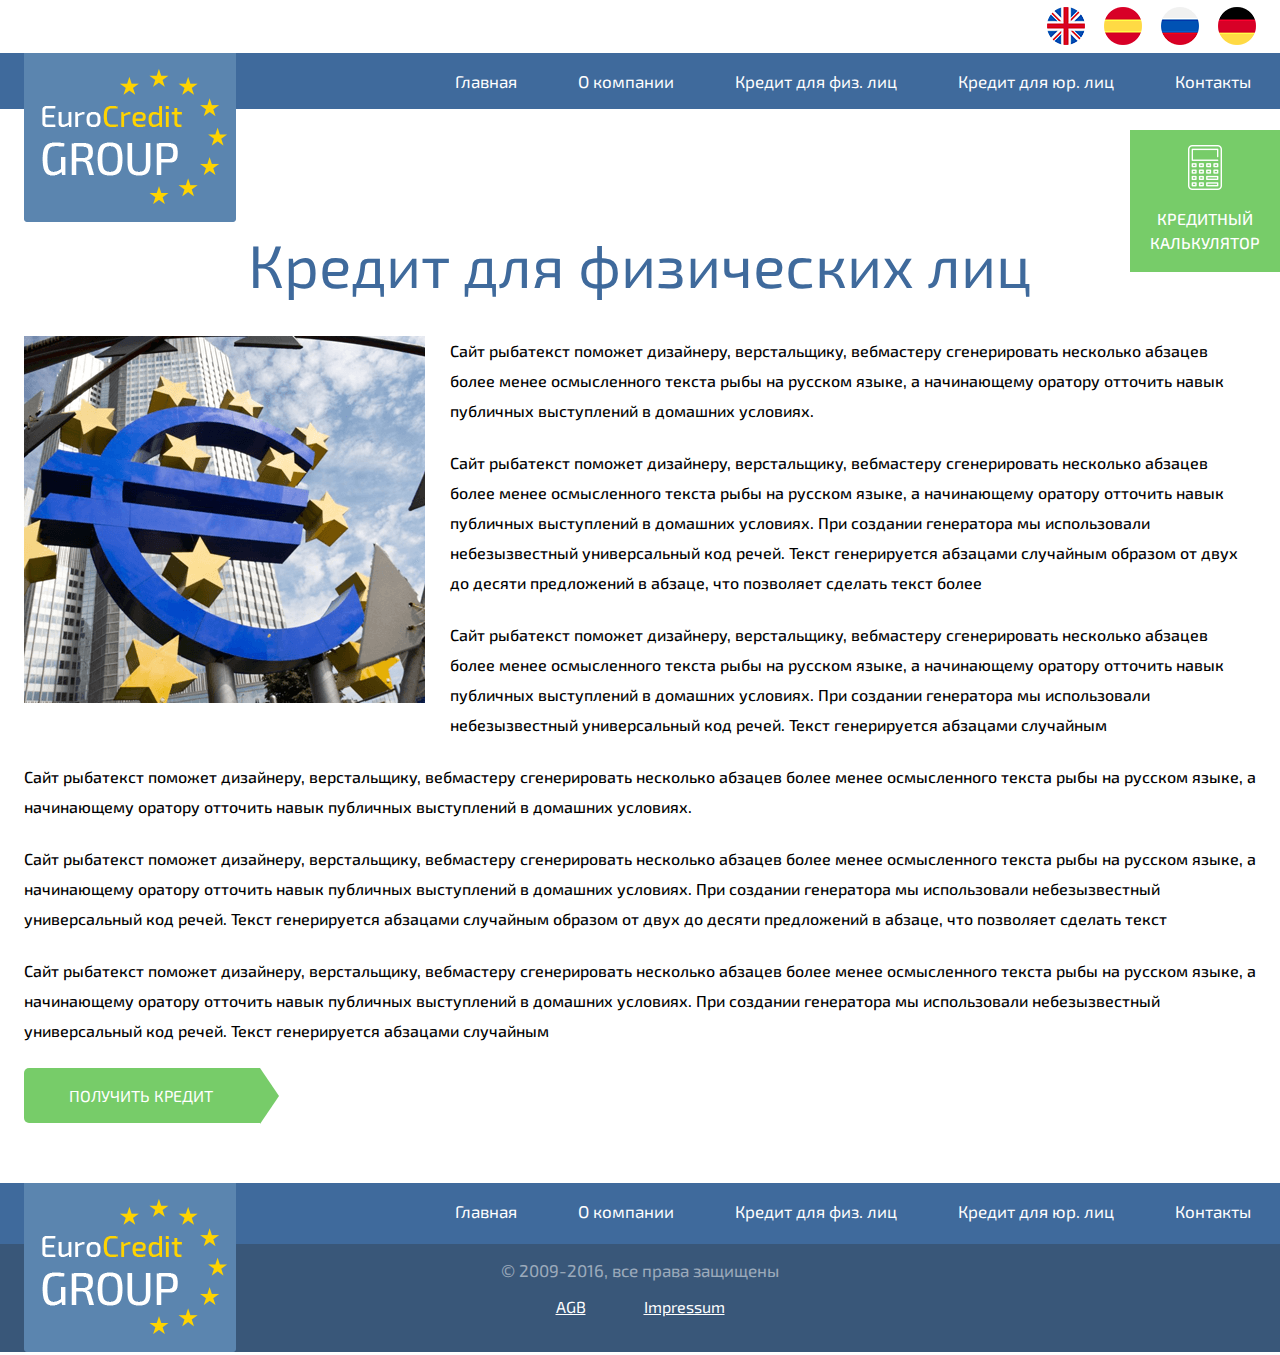
<file: text.html>
<!DOCTYPE html>
<html lang="ru">
  <head>
   <title>Credit</title>
   <meta charset="utf-8">
   <meta name="viewport" content="width=device-width">
   <link href="https://fonts.googleapis.com/css?family=Exo+2:300,400,500,600,700,900" rel="stylesheet">
   <link rel="stylesheet" type="text/css" href="css/style.css">
   <link rel="stylesheet" type="text/css" href="css/text.css">

 </head>
 
 <body>

  <a href="javascript:void(0)" class="calculator">
    <p>Кредитный калькулятор</p>
  </a>
  <div class="main">
    <div class="lang">
      <div class="lang-content">
        <ul>
          <li>
            <a href="javascript:void(0)"></a>
          </li>
          <li>
            <a href="javascript:void(0)"></a>
          </li>
          <li>
            <a href="javascript:void(0)"></a>
          </li>
          <li>
            <a href="javascript:void(0)"></a>
          </li>
        </ul>
      </div>
    </div>
    <div class="lang-help">
      <div class="lang-help-content">
        <a href="javascript:void(0)">Языковая версия для вашего региона "Русская"</a>
      </div>

    </div>
     <div class="menu">
      <div class="menu-content">
        <div class="logo">
          <a href="javascript:void(0)" class="logo">
          <img src="img/logo.png" alt="logo">
          </a>
        </div>
        <nav>
          <svg class="icon-close" version="1.1" xmlns="http://www.w3.org/2000/svg" xmlns:xlink="http://www.w3.org/1999/xlink" x="0px" y="0px"
          viewBox="0 0 47.971 47.971" style="enable-background:new 0 0 47.971 47.971;" xml:space="preserve" width="20px" height="20px" fill="#fff">
            <g>
              <path d="M28.228,23.986L47.092,5.122c1.172-1.171,1.172-3.071,0-4.242c-1.172-1.172-3.07-1.172-4.242,0L23.986,19.744L5.121,0.88
              c-1.172-1.172-3.07-1.172-4.242,0c-1.172,1.171-1.172,3.071,0,4.242l18.865,18.864L0.879,42.85c-1.172,1.171-1.172,3.071,0,4.242
              C1.465,47.677,2.233,47.97,3,47.97s1.535-0.293,2.121-0.879l18.865-18.864L42.85,47.091c0.586,0.586,1.354,0.879,2.121,0.879
              s1.535-0.293,2.121-0.879c1.172-1.171,1.172-3.071,0-4.242L28.228,23.986z"/>
            </g>
          </svg>
          <ul>
            <li><a href="javascript:void(0)">Главная</a></li>
            <li><a href="javascript:void(0)">О компании</a></li>
            <li><a href="javascript:void(0)">Кредит для физ. лиц</a></li>
            <li><a href="javascript:void(0)">Кредит для юр. лиц</a></li>
            <li><a href="javascript:void(0)">Контакты</a></li>
          </ul>
        </nav>
        <svg class="icon-mobi-menu" xmlns="http://www.w3.org/2000/svg" xmlns:xlink="http://www.w3.org/1999/xlink" version="1.1" viewBox="0 0 129 129" enable-background="new 0 0 129 129" width="50px" height="50px">
          <g>
            <g>
              <path d="m91.4,33.5h-53.8c-2.3,0-4.1,1.8-4.1,4.1 0,2.3 1.8,4.1 4.1,4.1h53.9c2.3,0 4.1-1.8 4.1-4.1-0.1-2.3-1.9-4.1-4.2-4.1z" fill="#FFFFFF"/>
              <path d="m91.4,87.4h-53.8c-2.3,0-4.1,1.8-4.1,4.1 0,2.3 1.8,4.1 4.1,4.1h53.9c2.3,0 4.1-1.8 4.1-4.1-0.1-2.3-1.9-4.1-4.2-4.1z" fill="#FFFFFF"/>
              <path d="m91.4,60.4h-53.8c-2.3,0-4.1,1.8-4.1,4.1 0,2.3 1.8,4.1 4.1,4.1h53.9c2.3,0 4.1-1.8 4.1-4.1-0.1-2.3-1.9-4.1-4.2-4.1z" fill="#FFFFFF"/>
            </g>
          </g>
        </svg>
      </div>
     </div>
    <div class="content">
      <h2>Кредит для физических лиц</h2>

      <div class="text-main">
        <div class="text-img">
          <img src="img/euro.png" alt="">
        </div>
        <p>Сайт рыбатекст поможет дизайнеру, верстальщику, вебмастеру сгенерировать несколько абзацев более менее осмысленного текста рыбы на русском языке, а начинающему оратору отточить навык публичных выступлений в домашних условиях.</p>
        <p>Сайт рыбатекст поможет дизайнеру, верстальщику, вебмастеру сгенерировать несколько абзацев более менее осмысленного текста рыбы на русском языке, а начинающему оратору отточить навык публичных выступлений в домашних условиях. При создании генератора мы использовали небезызвестный универсальный код речей. Текст генерируется абзацами случайным образом от двух до десяти предложений в абзаце, что позволяет сделать текст более</p> 
        <p>Сайт рыбатекст поможет дизайнеру, верстальщику, вебмастеру сгенерировать несколько абзацев более менее осмысленного текста рыбы на русском языке, а начинающему оратору отточить навык публичных выступлений в домашних условиях. При создании генератора мы использовали небезызвестный универсальный код речей. Текст генерируется абзацами случайным</p>
        <p>Сайт рыбатекст поможет дизайнеру, верстальщику, вебмастеру сгенерировать несколько абзацев более менее осмысленного текста рыбы на русском языке, а начинающему оратору отточить навык публичных выступлений в домашних условиях.</p>
        <p>Сайт рыбатекст поможет дизайнеру, верстальщику, вебмастеру сгенерировать несколько абзацев более менее осмысленного текста рыбы на русском языке, а начинающему оратору отточить навык публичных выступлений в домашних условиях. При создании генератора мы использовали небезызвестный универсальный код речей. Текст генерируется абзацами случайным образом от двух до десяти предложений в абзаце, что позволяет сделать текст</p>
        <p>Сайт рыбатекст поможет дизайнеру, верстальщику, вебмастеру сгенерировать несколько абзацев более менее осмысленного текста рыбы на русском языке, а начинающему оратору отточить навык публичных выступлений в домашних условиях. При создании генератора мы использовали небезызвестный универсальный код речей. Текст генерируется абзацами случайным</p>
        <a class="button-get" href="javascript:void(0)">Получить кредит</a>


      </div>
    </div>   
  </div>
 

  <div class="footer-menu">
    <div class="menu-content">
      <div class="logo">
        <a href="javascript:void(0)" class="logo">
        <img src="img/logo.png" alt="logo">
        </a>
      </div>
      <nav>
        <ul>
          <li><a href="javascript:void(0)">Главная</a></li>
          <li><a href="javascript:void(0)">О компании</a></li>
          <li><a href="javascript:void(0)">Кредит для физ. лиц</a></li>
          <li><a href="javascript:void(0)">Кредит для юр. лиц</a></li>
          <li><a href="javascript:void(0)">Контакты</a></li>
        </ul>
      </nav>
    </div>
   </div>

   <div class="footer">
    <div class="content">
      <p class="copyrights">© 2009-2016, все права защищены</p>
      <ul class="footer-link">
        <li><a href="javascript:void(0)">AGB</a></li>
        <li><a href="javascript:void(0)">Impressum</a></li>
      </ul>
    </div>
  </div>





   <script type="text/javascript" src="js/jquery-2.2.1.js"></script>
   <script type="text/javascript" src="js/script.js"></script>
 </body> 

 </html>
</file>
<file: css/style.css>
*{
  margin: 0;
  padding: 0;
  outline: none;
  font-family: 'Exo 2', sans-serif;
  text-decoration: none;
  list-style: none;
}
body{
  position: relative;
}
.calculator{
  position: absolute;
  right: 0;
  top: 316px;
  background: #77cc69;
  width: 150px;
  text-align: center;
  z-index: 3;
  padding: 77px 0 17px 0;
}
.calculator p{
  color: white;
  font-size: 16px;
  font-weight: 500;
  line-height: 24px;
  text-transform: uppercase;
}
.calculator:before{
  position: absolute;
  content: '';
  width: 34px;
  height: 45px;
  background: url(../img/forma.png);
  top: 15px;
  left: 50%;
  transform: translate(-50%, 0);
}

.calculator.small{
  position: fixed;
  right: 0;
  top: 30%;
  transform: translate(0, -50%); 
  width: 53px;
  height: 74px;
  padding: 0;
}
.calculator p.small{
  display: none;
}
/*main!!!!!!!!!!!!!!!!!!!!!!!!!!!!*/
.lang ul{
  text-align: right;
  padding-top: 7px;
}
.lang ul li{
  display: inline-block;
  width: 38px;
  height: 38px;
  margin-left: 15px;
}
.lang ul li a{
  position: relative;
  display: inline-block;
  width: 38px;
  height: 38px;
}
.lang ul li:nth-child(1) a:before,
.lang ul li:nth-child(2) a:before,
.lang ul li:nth-child(3) a:before,
.lang ul li:nth-child(4) a:before{
  position: absolute;
  content: '';
  width: 38px;
  height: 38px;
  left: 0;
}
.lang ul li:nth-child(1) a:before{
  background: url(../img/sprite.png);
}
.lang ul li:nth-child(2) a:before{
  background: url(../img/sprite.png) 0px -48px;
}
.lang ul li:nth-child(3) a:before{
  background: url(../img/sprite.png) 0px -96px;
}
.lang ul li:nth-child(4) a:before{
  background: url(../img/sprite.png) 0px -144px;
}
.lang-help{
  width: 100%;
  display: none;
  position: absolute;
  top: 0;
  left: 0;
  background: #fff;
  height: 52px;
  text-align: right;
}
.lang-help.active{
  display: block;
}
.lang-help a{
  font-size: 18px;
  line-height: 52px;
  position: relative;
  padding-right: 35px;
  color: #000;
  display: block;
}
.lang-help a:after{
  position: absolute;
  content: '';
  width: 25px;
  height: 25px;
  background: url(../img/sprite.png) 0px -191px;
  top: 12px;
  right: 0;
}
.main{
  position: relative;
  background: url(../img/globe.png) no-repeat 50% 0;
}
.icon-mobi-menu,
.icon-close{
  display: none;
}
.menu{
  background: #3f6a9c;
  position: absolute;
  width: 100%;
  top: 53px;
}
.content{
  width: 1232px;
  margin: 0 auto;
}
.menu-content,
.lang-content,
.lang-help-content{
  width: 1232px;
  margin: 0 auto;
}
.menu-content{
  position: relative;
}
.logo{
  position: absolute;
  top: 0;
}
nav{
  float: right;
}
.logo{
  width: 35%;
}
nav{
  width: 65%;
}
nav ul li{
  display: inline-block;
  margin: 18px 0;
}
nav ul li:not(:last-child){
  padding-right: 57px; 
}
nav ul li a{
  color: #fff;
  font-size: 17px;
}
nav ul li a:hover,
nav ul li a:active{
  color: #739ac7;
}
.main .content{
  padding-bottom: 119px;
}
.idia,
.idia-discr{
  display: block;
}
.idia{
  font-size: 60px;
  font-weight: 500;
  line-height: 75px;
  color: #25476f;
  padding: 175px 0 35px 0;
}
.idia-color{
  color: #fff;
  font-size: 75px;
  font-weight: 400;
  line-height: 40px;
  padding: 0 19px;
  background-color: #3f6a9c;
  border-radius: 5px;
    -webkit-border-radius: 5px;
    -moz-border-radius: 5px;
    -ms-border-radius: 5px;
    -o-border-radius: 5px;
  display: inline;
}
.idia-discr{
  color: #4d4c4c;
  font-size: 22px;
  line-height: 38px;
  font-weight: 400;
  margin: 18px 0 30px;
  width: 600px;
}
.idia-discr span{
  font-weight: 700;
}
.button-more{
  color: #77cc69;
  padding: 17px 45px;
  border-radius: 5px;
    -webkit-border-radius: 5px;
    -moz-border-radius: 5px;
    -ms-border-radius: 5px;
    -o-border-radius: 5px;
  border: 1px solid #77cc69;
  font-size: 16px;
  margin-right: 27px;
}
.button-more:hover{
  background: #77cc69;
  color: #fff;
}
.button-get{
  display: inline-block;
  position: relative;
  color: #fff;
  padding: 18px 47px 18px 45px;
  border-top-left-radius: 5px;
    -webkit-border-top-left-radius: 5px;
    -moz-border-top-left-radius: 5px;
    -ms-border-top-left-radius: 5px;
    -o-border-top-left-radius: 5px;
  border-bottom-left-radius: 5px;
    -webkit-border-bottom-left-radius: 5px;
    -moz-border-bottom-left-radius: 5px;
    -ms-border-bottom-left-radius: 5px;
    -o-border-bottom-left-radius: 5px;
  background: #77cc69;
  font-size: 16px;
  text-transform: uppercase;
  -webkit-transition: all 0.5s;
    -moz-transition: all 0.5s;
    -ms-transition: all 0.5s;
    -o-transition: all 0.5s;
}
.button-get:after{
  position: absolute;
  content: '';
  width: 0;
  height: 0;
  border-top: 28px solid transparent;
  border-left: 19px solid #77cc69;
  border-bottom: 28px solid transparent;
  right: -19px;
  top: 0;
}
.button-get:hover{
  padding-right: 65px;
}
/*end  main!!!!!!!!!!!!!!!!!!!!!!!!!!!!*/

/* get-credit!!!!!!!!!!!!!!!!!!!!!!!!!!!!*/
.get-credit{
  margin-bottom: 42px;
}
.get-credit .content{
  padding: 48px 0;
}
h2{
  color: #3f6a9c;
  text-align: center;
  font-size: 60px;
  font-weight: 400;
}
.get-credit-box,
.reviews-main-box{
  overflow: hidden;
  margin-top: 41px;
}
.step,
.reviews-box{
  float: left;
  width: 30%;
  border: 2px solid #4571a5;
  border-radius: 3px;
    -webkit-border-radius: 3px;
    -moz-border-radius: 3px;
    -ms-border-radius: 3px;
    -o-border-radius: 3px;
  box-sizing: border-box;
  margin: 0 20px;
  text-align: center;
  padding-bottom: 30px;
}
.step-num{
  color: #cfcfcf;
  font-size: 21px;
  display: block;
  text-align: right;
  margin: 15px;
}
.step svg{
  margin-bottom: 21px;
}
.step-header{
  color: #3f6a9c;
  font-size: 24px;
  font-weight: 700;
}
.step-button{
  display: block;
  text-align: center;
  color: #7acd6c;
  border: 1px solid #7acd6c;
  border-radius: 5px;
    -webkit-border-radius: 5px;
    -moz-border-radius: 5px;
    -ms-border-radius: 5px;
    -o-border-radius: 5px;
  padding: 14px 0;
  width: 170px;
  margin: 19px auto;
  font-size: 19px;
}
.step-button:hover{
  color: #fff;
  background: #7acd6c;
}
.step-discr{
  width: 310px;
  margin: 20px auto 15px;
  font-size: 20px;
  font-weight: 400;
  line-height: 30px;
}
.step:last-child .step-header{
  margin-top: 9px;
}
.step-more{
  display: block;
  font-size: 20px;
  font-weight: 400;
  line-height: 30px;
  color: #7acd6c;
  text-decoration: underline;
  margin: 8px 0 4px;
}
.step-more:hover{
  text-decoration: none;
}
/*end get-credit!!!!!!!!!!!!!!!!!!!!!!!!!!!!*/

/*clients!!!!!!!!!!!!!!!!!!!!!!!!!!!!*/
.clients{
  background: #6293cd;
}
.clients h2{
  color: #fff;
  margin-bottom: 24px;
}
.clients p{
  color: #fff;
  font-size: 22px;
  font-weight: 400;
  line-height: 30px;
  margin-bottom: 12px;
}
.main-box{
  padding: 38px 0 60px;
}
.main-box-second{
  background: #395779;
}
.main-box-second .content{
  overflow: hidden;
}
.secondary-box{
  width: 50%;
  float: left;
  padding: 49px 0 73px;
  box-sizing: border-box;
}
.button{
  display: block;
  position: relative;
  text-align: center;
  width: 443px;
  margin: 0 auto;
  background-color: #77cc69;
  color: white;
  font-size: 41px;
  font-weight: 500;
  line-height: 51px;
  padding: 31px 0;
}
.button:hover{
  background-color: #9bd292;
}
.button::after{
  position: absolute;
  content: '';
  width: 0;
  height: 0;
  border-left: 223px solid transparent;
  border-right: 222px solid transparent;
  border-top: 40px solid #77cc69;
  left: 0;
  bottom: -40px;
}
.button:hover::after{
  border-top: 40px solid #9bd292;
}

h3{
  color: #fff;
  font-size: 36px;
  font-weight: 400;
  margin-bottom: 30px;
}
/*end clients!!!!!!!!!!!!!!!!!!!!!!!!!!!!*/

/* reviews!!!!!!!!!!!!!!!!!!!!!!!!!!!!*/
.reviews{
  margin: 59px 0;
}
.reviews-photo{
  margin-top: 35px;
}
.reviews-photo img{
  width: 128px;
  height: 128px;
  border-radius: 50%;
    -webkit-border-radius: 50%;
    -moz-border-radius: 50%;
    -ms-border-radius: 50%;
    -o-border-radius: 50%;
  box-shadow: 0 0 15px rgba(0,0,0,0.3);
}
.reviews-text{
  display: block;
  font-size: 16px;
  line-height: 30px;
  font-weight: 400;
  width: 270px;
  margin: 18px auto;
}
.reviews-name{
  margin-top: 17px;
  font-style: italic;
  font-weight: 700;
  display: block;
}
.reviews .step-button{
  margin: 51px auto;
}
/*end reviews!!!!!!!!!!!!!!!!!!!!!!!!!!!!*/
/*partners!!!!!!!!!!!!!!!!!!!!!!!!!!!!*/
.partners{
  padding-bottom: 45px;
}
.partners .content{
  width: 1100px;
}
.our-clients{
  margin-top: 32px;
}
.slider-items{
  margin: 0 10px;
}
.slider-items a{
  display: block;
  margin: 0 auto;
  height: 89px;
  position: relative;
}
.slider-items img{
  position: absolute;
  top: 50%;
  left: 50%;
  transform: translate(-50%, -50%);
}
.slick-arrow{
  position: absolute;
  top: 50%;
  transform: translate(0, -50%);
  text-indent: -9999px;
  z-index: 5;
  border: none; 
}
.slick-prev{
  background: url(../img/sprite.png) 0px -387px;
  width: 35px;
  height: 33px;
  left: -40px;
}
.slick-next{
  background: url(../img/sprite.png) 0px -429px;
  width: 35px;
  height: 33px;
  right: -40px;
}

/*end partners!!!!!!!!!!!!!!!!!!!!!!!!!!!!*/

/*footer-menu!!!!!!!!!!!!!!!!!!!!!!!!!!!!*/

.footer-menu{
  background: #3f6a9c;
  width: 100%;
  height: 61px;
}
.footer-menu .logo{
  top: 0;
}
/*end footer-menu!!!!!!!!!!!!!!!!!!!!!!!!!!!!*/

/*footer!!!!!!!!!!!!!!!!!!!!!!!!!!!!*/
.footer{
  text-align: center;
  background-color: #395779;
  padding: 17px 0 36px 0;
}
.copyrights{
  opacity: 0.5;
  color: white;
  font-size: 17px;
  font-weight: 400;
  line-height: 18px;
}
.footer-link{
  margin-top: 18px;
}
.footer-link li{
  display: inline-block;
  margin: 0 27px;
}
.footer-link li a{
  color: white;
  font-size: 16px;
  font-weight: 400;
  line-height: 18px;
  text-decoration: underline;
}
.footer-link li a:hover{
  text-decoration: none;
}

/*end  footer!!!!!!!!!!!!!!!!!!!!!!!!!!!!*/

@media screen and (max-width: 1250px){
/* menu!!!!!!!!!!!!!!!!!!!!!!!!!!!!*/

  .lang{
    width: auto;
    padding: 0 15px;
  }
  .lang-help a {
    padding-right: 50px;
  }
  .lang-help a:after{
    right: 15px;
  }
  .content,
  .lang-content,
  .lang-help-content,
  .menu-content{
    width: 100%;
  }
  .logo{
    width: 30%;
  }
  .name-logo {
    padding: 22px 0 22px 53px;
    font-size: 18px;
  }
  nav{
    width: 70%;
  }
  nav ul li:not(:last-child){
    padding-right: 26px; 
  }
  nav ul li a{
    font-size: 15px;
  }
/*end menu!!!!!!!!!!!!!!!!!!!!!!!!!!!!*/
/*main!!!!!!!!!!!!!!!!!!!!!!!!!!!!*/
  .main .content{
    background: none;
    padding: 115px 15px 50px;
    box-sizing: border-box;
  }
  .idia{
    padding: 61px 0 40px 0;
    font-size: 50px; 
  }
  .idia-color {
    font-size: 64px;
  }
  .idia-discr{
    font-size: 16px;
    line-height: 28px;
    margin-bottom: 68px;
    width: 550px;
  }
/*end  main!!!!!!!!!!!!!!!!!!!!!!!!!!!!*/

/* get-credit!!!!!!!!!!!!!!!!!!!!!!!!!!!!*/
  .step,
  .reviews-box{
    margin: 0 14px;
  }
  .step-discr,
  .reviews-text{
    width: 230px;
  }
/*end get-credit!!!!!!!!!!!!!!!!!!!!!!!!!!!!*/
  
/*clients!!!!!!!!!!!!!!!!!!!!!!!!!!!!*/
  .clients .content{
    padding: 0 15px;
    box-sizing: border-box;
  }
  .secondary-box:first-child{
    padding-left: 50px;
  }
  .button {
    width: 350px;
    font-size: 34px;
  }
  .button::after {
    border-left: 175px solid transparent;
    border-right: 175px solid transparent;
  }
/*end  clients!!!!!!!!!!!!!!!!!!!!!!!!!!!!*/

  .partners .content{
    width: 90%;
    margin: 0 auto;
  }
  .slider-items img{
    width: 65%;
  }
}

@media screen and (max-width: 900px){
  .logo {
    width: 63%;
  }
  .logo img{
    width: 137px;
  }
/* menu!!!!!!!!!!!!!!!!!!!!!!!!!!!!*/
  .icon-mobi-menu,
  .icon-close{
    display: block;
    cursor: pointer;
  }
  .icon-mobi-menu,
  .icon-close{
    float: right;
    width: 40px;
    margin-top: 7px;
  }
  nav{
    display: none;
    position: fixed;
    width: 100%;
    height: 100vh;
    top: 0;
    left: 0;
    background: #3f6a9c;
    z-index: 999;
    padding: 15px;
    box-sizing: border-box;
  }
  nav.active{
    display: block;
  }
  nav ul{
    position: absolute;
    top: 50%;
    width: 100%;
    transform: translate(0, -50%)
  }
  nav ul li{
    text-align: center;
    display: block;
  }
  nav ul li:not(:last-child){
    padding-right: 0;
    margin-bottom: 10px;
  }
  nav ul li a{
    text-transform: uppercase;
  }
  .operaMini nav{
    display: none;
    width: 100%;
    height: 100vh;
    background: #3f6a9c;
  }
  .operaMini nav.open{
    display: block;
  }
  .operaMini nav ul{
    position: relative;
    top: 25%;
  }
/*main!!!!!!!!!!!!!!!!!!!!!!!!!!!!*/
  .main{
    background-color: #fdfdfd;
    background-image: linear-gradient(to top, #f8f8f8 0%, #f8f8f8 24%, #6a94bf 100%);
  }
  .main .content{
    background: none;
    padding: 0px 15px 50px 15px;
  }
  h2{
    font-size: 40px;
    margin: 100px 0 32px;
  }
  .idia{
    font-size: 34px;
    padding: 115px 0 7px 0;
  }
  .idia,
  .idia-discr{
    width: 100%;
  }
  .idia-color {
    font-size: 44px;
  }
  .idia-discr{
    margin-bottom: 45px;
  }
  .button-more{
    margin-bottom: 25px;
    display: block;
    width: 175px;
    text-align: center;
    padding: 17px 0;
  }
/*end  main!!!!!!!!!!!!!!!!!!!!!!!!!!!!*/

/* get-credit!!!!!!!!!!!!!!!!!!!!!!!!!!!!*/
  .step,
  .reviews-box{
    float: none;
    width: 80%;
    margin: 25px auto;
  }
/*end get-credit!!!!!!!!!!!!!!!!!!!!!!!!!!!!*/
/*clients!!!!!!!!!!!!!!!!!!!!!!!!!!!!*/
  .secondary-box,
  .box,
  .secondary-box:first-child .box
  {
    float: none;
    width: 100%;
  }
  .secondary-box:first-child,
  .secondary-box:last-child .box{
    padding-left: 15px;
  }
/*end  clients!!!!!!!!!!!!!!!!!!!!!!!!!!!!*/
/* partners!!!!!!!!!!!!!!!!!!!!!!!!!!!!*/
  .partners{
    text-align: center;
  }
  .partners .content{
    width: 80%;
  }
  .slick-prev{
    left: -35px;
  }
  .slick-next{
    right: -35px;
  }
/*end  partners!!!!!!!!!!!!!!!!!!!!!!!!!!!!*/

/*end  footer-menu!!!!!!!!!!!!!!!!!!!!!!!!!!!!*/
  .footer-menu{
    display: none;
  }
/*end  footer-menu!!!!!!!!!!!!!!!!!!!!!!!!!!!!*/

/*footer!!!!!!!!!!!!!!!!!!!!!!!!!!!!*/
  .footer {
    padding: 17px 0 20px 0;
  }
/*end  footer!!!!!!!!!!!!!!!!!!!!!!!!!!!!*/
}

@media screen and (max-width: 481px){
.calculator.small{
  position: absolute;
  left: 125px;
  top: 81px;
  transform: translate(0, -50%); 
  width: 53px;
  height: 74px;
  padding: 0;
  background: transparent;
}
.calculator p.small{
  display: none;
}
/*main!!!!!!!!!!!!!!!!!!!!!!!!!!!!*/
  .lang-help-content{
    text-align: left;
    padding: 0 15px;
    box-sizing: border-box;
  }
  .lang-help a{
    padding-right: 35px;
    font-size: 14px;
    line-height: 20px;
  }
  .lang-help a:after{
    top: 10px;
  }
  .logo{
    top: 0px;
    width: 68%;
  }
  .logo img{
    width: 125px;
  }
  .main .content{
    padding: 0px 15px 40px 15px;
  }
  .idia{
    font-size: 25px;
    line-height: 35px;
    padding: 105px 0 7px 0;
  }
  .idia-color {
    font-size: 31px;
  }
  .idia-discr{
    margin-bottom: 30px;
  }
/*end  main!!!!!!!!!!!!!!!!!!!!!!!!!!!!*/

/* get-credit!!!!!!!!!!!!!!!!!!!!!!!!!!!!*/
  .get-credit .content{
    padding: 10px 0;
  }
  h2{
    font-size: 25px;
  }
  .get-credit-box,
  .reviews-box{
    margin-top: 10px;
  }
  .step-discr,
  .reviews-text{
    width: 220px;
    margin: 15px auto 6px;
    font-size: 14px;
    line-height: 22px;
  }
  .step-header{
    font-size: 20px;
  }
  .step-more{
    font-size: 17px;
  }
  .step{
    padding-bottom: 10px;
  }
  .step-num {
    margin: 4px 15px;
  }
/*end get-credit!!!!!!!!!!!!!!!!!!!!!!!!!!!!*/

/*clients!!!!!!!!!!!!!!!!!!!!!!!!!!!!*/
  .main-box{
    padding: 40px 0 30px;
  }
  .clients p{
    font-size: 14px;
    line-height: 25px;
  }
  .secondary-box{
    padding: 37px 0;
  }
  h3{
    font-size: 20px;
    margin-bottom: 25px;
  }
  .button {
    width: 225px;
    font-size: 24px;
    line-height: 35px;
    padding: 20px 10px;
    box-sizing: border-box;
  }
  .secondary-box:first-child, .secondary-box:last-child .box {
    padding-left: 0;
  }
  .button::after {
    border-left: 112.5px solid transparent;
    border-right: 112.5px solid transparent;
    border-top: 30px solid #77cc69;
    bottom: -30px;
  }
  .button:hover::after{
    border-top: 30px solid #9bd292;
  }
  .main-box-second {
    padding-bottom: 17px;
  }
/*end  clients!!!!!!!!!!!!!!!!!!!!!!!!!!!!*/
  .operaMini .calculator.small {
    top: 45px;
  }
  .slider-items img{
    width: 70%;
  }
  .slick-prev{
    left: -25px;
  }
  .slick-next{
    right: -25px;
  }
}
</file>
<file: css/calculator.css>
.main{
  background: #fff;
}
h2{
  margin: 180px 0 74px;
}
/*left-colom !!!!!!!!!!!!!!!!!!*/
.form-box{
  overflow: hidden;
}
.left-colom,
.right-colom{
  float: left;
  width: 50%;
}
.radio-link{
  display: inline-block;
  padding: 5px 0 2px 9px;
  margin-bottom: 54px;
}
.radio-link:not(:last-child){
  margin-right: 63px;
}
.radio-link label{
  cursor: pointer;
}
input[type="radio"]{
  display: none;
}
input[type="radio"] + label,
.form-input label,
.form-input span,
.gender,
.discr{
  color: #4d4c4c;
  font-family: Arial, sans-serif;
  font-size: 18px;
  font-weight: 600;
}
input[type="radio"] + label span{
  display: inline-block;
  width: 14px;
  height: 14px;
  margin: -5px 24px 0 0;
  vertical-align: middle;
  cursor: pointer;
  -moz-border-radius: 50%;
  border-radius: 50%;
  position: relative;
}
input[type="radio"] + label span:before{
  position: absolute;
  content: '';
  width: 24px;
  height: 24px;
  border: 2px solid #e2e2e2;
  border-radius: 50%;
  top: -7px;
  left: -7px;
}
input[type="radio"] + label span{
  background-color: transparent;
}
input[type="radio"]:checked + label span{
  background-color: #77cc69;
}
input[type="radio"] + label span,
input[type="radio"]:checked + label span{
  -webkit-transition: background-color 0.4s linear;
  -o-transition: background-color 0.4s linear;
  -moz-transition: background-color 0.4s linear;
  transition: background-color 0.4s linear;
}
.discr-form{
  color: #4d4c4c;
  font-size: 18px;
  margin-bottom: 56px;
}
.form-input{
  margin-bottom: 29px;
}
.form-input em{
  color: #d80027;
}
.form-input-or{
  position: relative;
}
#or{
  position: absolute;
  color: #77cc69;
  top: -26px;
  left: 32px;
}
.label-sum{
  padding-right: 31px;
}
.sum{
  width: 228px;
  height: 46px;
}
.sum,
.years{ 
  -moz-appearance: textfield;
}
.sum::-webkit-inner-spin-button,
.years::-webkit-inner-spin-button{ 
  display: none;
}
.label-years{
  padding-right: 30px;
}
.years{
  width: 110px;
  height: 46px;
}
.form-input span{
  padding-left: 20px;
}
.sum,
.years{
  border: 1px solid #e0e0e0;
  border-radius: 5px;
  padding: 0 10px;
}
/*end  left-colom !!!!!!!!!!!!!!!!!!*/

/*end  right-colom !!!!!!!!!!!!!!!!!!*/
.offer{
  width: 370px;
  border: 2px solid #4571a5;
  border-radius: 3px;
    -webkit-border-radius: 3px;
    -moz-border-radius: 3px;
    -ms-border-radius: 3px;
    -o-border-radius: 3px;
  box-sizing: border-box;
  margin-left: 14px;
  text-align: center;
  padding-bottom: 48px;
}
.step-header{
  margin: 28px 0 38px;
}
.offer-name{
  font-size: 18px;
  font-weight: 600;
  margin: 30px 0 10px 0;
}
.sum-installment,
.sum-balance{
  font-size: 28px;
}

/*end  right-colom !!!!!!!!!!!!!!!!!!*/
@media screen and (max-width: 1250px){
  .main .content {
    padding: 0px 15px 40px 15px;
  }
  .radio-link{
    display: inline-block;
    padding: 5px 0 6px 9px;
    margin-bottom: 20px;
  }
  input[type="radio"] + label, .form-input label, .form-input span, .gender{
    font-size: 15px;
  }
  .label-sum{
    padding-right: 10px;
  }
  .sum,
  .years{
    width: 150px;
  }
  .form-input span{
    padding-left: 10px;
  }
}

@media screen and (max-width: 900px){
  .left-colom,
  .right-colom{
    float: none;
    width: 100%;
  }
  .radio-link{
    margin-bottom: 20px;
  }
  .discr-form {
    margin-bottom: 28px;
  }
  .offer{
    margin: 0 auto;
    width: 340px; 
  }

  .right-colom{
    margin-bottom: 50px;
  }
  .button-get{
    padding: 18px 20px;
    font-size: 14px;
    border-radius: 5px;
    width: 300px;
    display: block;
    margin: 0 auto;
    text-align: center;
  }
  .button-get:after{
    content: none;
  }
  .button-get:hover{
    padding-right: 20px;
    background: #9de890;
  }
}

@media screen and (max-width: 480px){
  h2{
    margin: 125px 0 25px;
  }
  .radio-link{
    margin-bottom: 10px;
    display: block;
  }
  .form-input{
    margin-bottom: 10px;
  }
  #or {
    top: -17px;
  }
  .sum,
  .years{
    margin: 15px 0;
    height: 35px;
  }
  .offer{
    width: 270px;
    padding-bottom: 23px;
  }
  .step-header{
    margin-top: 25px;
  }
  .offer-name{
    margin: 20px 0 10px 0;
  }
  .button-get{
    padding: 6px 20px;
    width: 230px;
    line-height: 25px;
  }
}
</file>
<file: css/get-credit.css>
h2{
  margin: 180px 0 32px;
}
.numb,
.numb-header{
  display: inline-block;
  color: #25476f;
  font-size: 24px;
  font-weight: 700;
  line-height: 30px;
}
.numb{
  margin-right: 15px;
  padding: 8px 18px;
  border: 2px solid #25476f;
  border-radius: 50%;
}
.numbering{
  margin-bottom: 42px;
}
.radio-link,
.gender{
  margin-bottom: 48px;
}
.discr-form{
  margin-bottom: 45px;
}
.sum{
  width: 204px;
}
.last,
.or{
  display: inline-block;
}
.or{
  margin: 0 58px 0 24px;
  position: relative;
}
.or:before{
  position: absolute;
  content: '';
  width: 23px;
  height: 1px;
  background: #504f4f;
  top: 50%;
  left: -15px;
}
.or:after{
  position: absolute;
  content: '';
  width: 23px;
  height: 1px;
  background: #504f4f;
  top: 50%;
  right: -30px;
}
.label-years{
  padding-right: 17px;
}
.years{
  width: 85px;
}
.personal-data{
  margin: 49px 0 37px;
}
.gender,
.string .form-input{
  display: inline-block;
}
.gender{
  padding: 2px 28px 0 0;
}
.form-input{
  margin-right: 40px;
}
.discr{
  margin: 35px 0 15px 0;
}
.discr-text{
  color: #4d4c4c;
  font-weight: 400;
  line-height: 30px;
}
.button-get{
  margin-top: 43px;
}
.success{
  position: relative;
  width: 300px;
  height: 98px;
  display: none;
  text-align: center;
}
.success p{
  color: #77cc69;
  font-weight: 600;
  padding-bottom: 10px;
}
.success.on{
  display: block;
}
.button-get.off{
  display: none;
}
.success_svg{
  position: absolute;
  top: 50%;
  left: 50%;
  transform: translate(-50%, -50%);
    -webkit-transform: translate(-50%, -50%);
    -moz-transform: translate(-50%, -50%);
    -ms-transform: translate(-50%, -50%);
    -o-transform: translate(-50%, -50%);
}

.success_svg svg{
  width: 80px;
  height: 80px;
}

.circle{fill:none;stroke:#77cc69;stroke-width:3;stroke-linecap:round;stroke-miterlimit:10;}
.circle-dash{fill:none;stroke:#77cc69;stroke-width:3;stroke-linecap:round;stroke-miterlimit:10;}
.check{fill:none;stroke:#77cc69;stroke-width:3;stroke-linecap:round;stroke-linejoin:round;stroke-miterlimit:10;}
.check-dash{fill:none;stroke:#77cc69;stroke-width:3;stroke-linecap:round;stroke-linejoin:round;stroke-miterlimit:10;}

.check {
  stroke-dasharray: 60 100;
  animation: check 1.2s cubic-bezier(0.5, 0, 0.6, 1) forwards 0.15s;
  -webkit-animation: check 1.2s cubic-bezier(0.5, 0, 0.6, 1) forwards 0.15s;
  -moz-animation: check 1.2s cubic-bezier(0.5, 0, 0.6, 1) forwards 0.15s;
  -o-animation: check 1.2s cubic-bezier(0.5, 0, 0.6, 1) forwards 0.15s;
  opacity: 0;
}

@-webkit-keyframes check {
  from {stroke-dashoffset: 60;
    opacity: 1;}

  to {stroke-dashoffset: 00;
    opacity: 1;}
}

@-moz-keyframes check {
  from {stroke-dashoffset: 60;
    opacity: 1;}

  to {stroke-dashoffset: 00;
    opacity: 1;}
}

@keyframes check {
  from {stroke-dashoffset: 60;
    opacity: 1;}

  to {stroke-dashoffset: 00;
    opacity: 1;}
}

.check-dash {
  stroke-dasharray: 10 100;
  animation: check-dash 1.2s cubic-bezier(0.5, 0, 0.6, 1) forwards;
  -webkit-animation: check-dash 1.2s cubic-bezier(0.5, 0, 0.6, 1) forwards;
  -moz-animation: check-dash 1.2s cubic-bezier(0.5, 0, 0.6, 1) forwards;
  -o-animation: check-dash 1.2s cubic-bezier(0.5, 0, 0.6, 1) forwards;
}

@-webkit-keyframes check-dash {
  from {stroke-dashoffset: 120;}
  to {stroke-dashoffset: 45;}
}

@-moz-keyframes check-dash {
  from {stroke-dashoffset: 120;}
  to {stroke-dashoffset: 45;}
}

@keyframes check-dash {
  from {stroke-dashoffset: 120;}
  to {stroke-dashoffset: 45;}
}

.circle {
  stroke-dasharray: 300 300;
  animation: circle 1.5s cubic-bezier(0.5, 0, 0.5, 1) forwards 0.15s;
  -webkit-animation: circle 1.5s cubic-bezier(0.5, 0, 0.5, 1) forwards 0.15s;
  -moz-animation: circle 1.5s cubic-bezier(0.5, 0, 0.5, 1) forwards 0.15s;
  -o-animation: circle 1.5s cubic-bezier(0.5, 0, 0.5, 1) forwards 0.15s;
  opacity: 0;
}

@-webkit-keyframes circle {
  from {stroke-dashoffset:300;
    opacity: 1;}
  to {stroke-dashoffset:0;
    opacity: 1;}
}

@-moz-keyframes circle {
  from {stroke-dashoffset:300;
    opacity: 1;}
  to {stroke-dashoffset:0;
    opacity: 1;}
}

@keyframes circle {
  from {stroke-dashoffset:300;
    opacity: 1;}
  to {stroke-dashoffset:0;
    opacity: 1;}
}

.circle-dash {
  stroke-dasharray: 10 300;
  animation: circledash 1.5s cubic-bezier(0.5, 0, 0.5, 1) forwards 0.05s;
  -webkit-animation: circledash 1.5s cubic-bezier(0.5, 0, 0.5, 1) forwards 0.05s;
  -moz-animation: circledash 1.5s cubic-bezier(0.5, 0, 0.5, 1) forwards 0.05s;
  -o-animation: circledash 1.5s cubic-bezier(0.5, 0, 0.5, 1) forwards 0.05s;
  opacity: 0;
}

@-webkit-keyframes circledash {
  from {stroke-dashoffset:320;
    opacity: 1;}
  to {stroke-dashoffset: 20;
    opacity: 1;}
}

@-moz-keyframes circledash {
  from {stroke-dashoffset:320;
    opacity: 1;}
  to {stroke-dashoffset: 20;
    opacity: 1;}
}

@keyframes circledash {
  from {stroke-dashoffset:320;
    opacity: 1;}
  to {stroke-dashoffset: 20;
    opacity: 1;}
}

@media screen and (max-width: 900px){
  .numbering {
    margin-bottom: 25px;
  }
  .radio-link, .gender {
    margin-bottom: 20px;
  }
  .form-input input{
    width: 160px;
    margin: 15px 0;
  }
  .success{
    width: 100%;
    height: 80px;
  }
}

@media screen and (max-width: 480px){
  h2{
    margin: 125px 0 32px;
  }
  .numb, .numb-header{
    font-size: 17px;
  }
  .numb{
    padding: 2px 14px;
  }
  .discr-form {
    margin-bottom: 15px;
  }
  .personal-data {
    margin: 15px 0 37px;
  }
  .success{
    width: 275px;
    height: 65px;
  }
  .success p{
    font-size: 14px;
  }
  .success svg{
    height: 65px;
    width: 65px;
  }
  .operaMini .success.on{
    display: none;
  }
  .operaMini .button-get.off{
    display: block;
  }
  .calculator:before {
    top: 13px;
  }

}
</file>
<file: css/contacts.css>
.calculator{
  top: 145px;
}
.main{
  background: #fff;
}
.contacts-main{
  display: table;
}
.contacts-box{
  display: table-cell;
  width: 50%;
}
.contacts-box:first-child{
  border-right: 1px solid #c9c9c9;
}
.thanks{
  margin: 35px 0 13px 0;
  padding-right: 47px;
}
.thanks,
.contacts-main ul li,
.contacts-main ul li a,
.schedule,
.schedule-time{
  color: #4d4c4c;
  font-size: 18px;
  font-weight: 400;
  line-height: 36px;
}
.contacts-main ul li,
.contacts-main ul li a,
.schedule-time{
  font-weight: 700;
  line-height: 46px;
}
.contacts-main ul{
  margin-bottom: 29px;
}
.contacts-main ul li{
  padding-left: 54px;
  position: relative;
}
.email:before,
.phone:before,
.fax:before{
  position: absolute;
  content: '';
  width: 28px;
  height: 28px;
  background: url(../img/sprite.png) no-repeat;
  top: 8px;
  left: 3px;
}
.email:before{
  background-position: 0px -220px;  
}
.phone:before{
  background-position: 0px -257px;
}
.fax:before{
  background-position: 0px -294px;
}
.schedule-time{
  padding-left: 52px;
}
.schedule{
  position: relative;
}
.schedule:before{
  position: absolute;
  content: '';
  width: 45px;
  height: 45px;
  background: url(../img/sprite.png) 0px -332px;
  top: 58px;
  left: -4px;
}
.form{
  padding-left: 35px;
}
.sum{
  width: 230px;
}
.label-email{
  padding-right: 25px;
}
.your_text{
  width: 230px;
  height: 171px;
  resize: none;
  border: 1px solid #e0e0e0;
  border-radius: 5px;
  padding: 5px 10px;
}
.label-text{
  vertical-align: top;
  margin-right: 90px;
}
.button-get{
  margin: 0 0 130px 279px;
}
.success{
  width: 400px;
  height: 185px;
  margin-left: 175px;
}
@media screen and (max-width: 1250px){
  .thanks, .schedule, .schedule-time {
    font-size: 16px;
    line-height: 26px;
  }
  .contacts-main ul li {
    padding-left: 45px;
  }
  .contacts-main ul li, .contacts-main ul li a{
    font-size: 14px;
  }
  .schedule:before {
    top: 31px;
  }
  .form label,
  .form input,
  .form textarea{
    display: block;
  }
  .form label{
    margin-bottom: 15px;
  }
  .button-get {
    margin: 0 0 50px 0;
  }
  .success{
    width: 184px;
    height: 106px;
    margin-left: 0;
  }
}

@media screen and (max-width: 900px){
  .calculator.small {
    top: 81px;
  }
  h2{
    margin: 120px 0 0px;
  }
  .contacts-main {
    display: block;
  }
  .contacts-box{
    display: block;
    width: 100%;
  }
  .contacts-box:first-child{
    border-right: none;
  }
  .form {
    margin-top: 35px;
    padding-left: 0;
  }
  .form-input input{
    width: 230px;
  }
  .form-input{
    margin-bottom: 15px;
  }
  .button-get{
    width: 181px;
    margin: 40px 0 20px 0;
  }
  .success{
    height: 98px;
  }
}

@media screen and (max-width: 480px){
  .thanks {
    padding-right: 0;
  }
  .email:before,
  .phone:before,
  .fax:before{
    content: none;
  }
  .contacts-main ul li {
    padding-left: 0;
  }
  .contacts-main ul li, .contacts-main ul li a {
    font-size: 13px;
  }
  

}
</file>
<file: css/text.css>
.calculator {
  top: 130px;
}
.main{
  background: #fff;
}
.main .content{
  padding-bottom: 60px;
}
h2{
  margin: 180px 0 36px 0;
}
.text-img{
  float: left;
  margin: 0 25px 25px 0;
}
.text-img img{
  width: 100%;
}
.text-main p{
  color: black;
  font-size: 16px;
  font-weight: 500;
  line-height: 30px;
  padding-bottom: 22px;
}
@media screen and (max-width: 1250px){
  h2{
    margin: 20px 0 36px 0;
  }
  .calculator.small{
    top: 16%;
  }
  .text-main p{
    padding-bottom: 12px;
  }
  .button-get{
    margin-top: 20px;
  }

}

@media screen and (max-width: 900px){
  h2{
    margin: 130px 0 36px 0;
  }
  .text-img{
    width: 250px;
  }
  
}

@media screen and (max-width: 480px){
  .calculator.small{
    top: 81px;
  }
  h2 {
    margin: 120px 0 25px 0;
  }
  .text-img{
    float: none;
    width: 100%;
  }
  .text-main p{
    font-size: 14px;
    line-height: 24px;
  }
  
}
</file>
